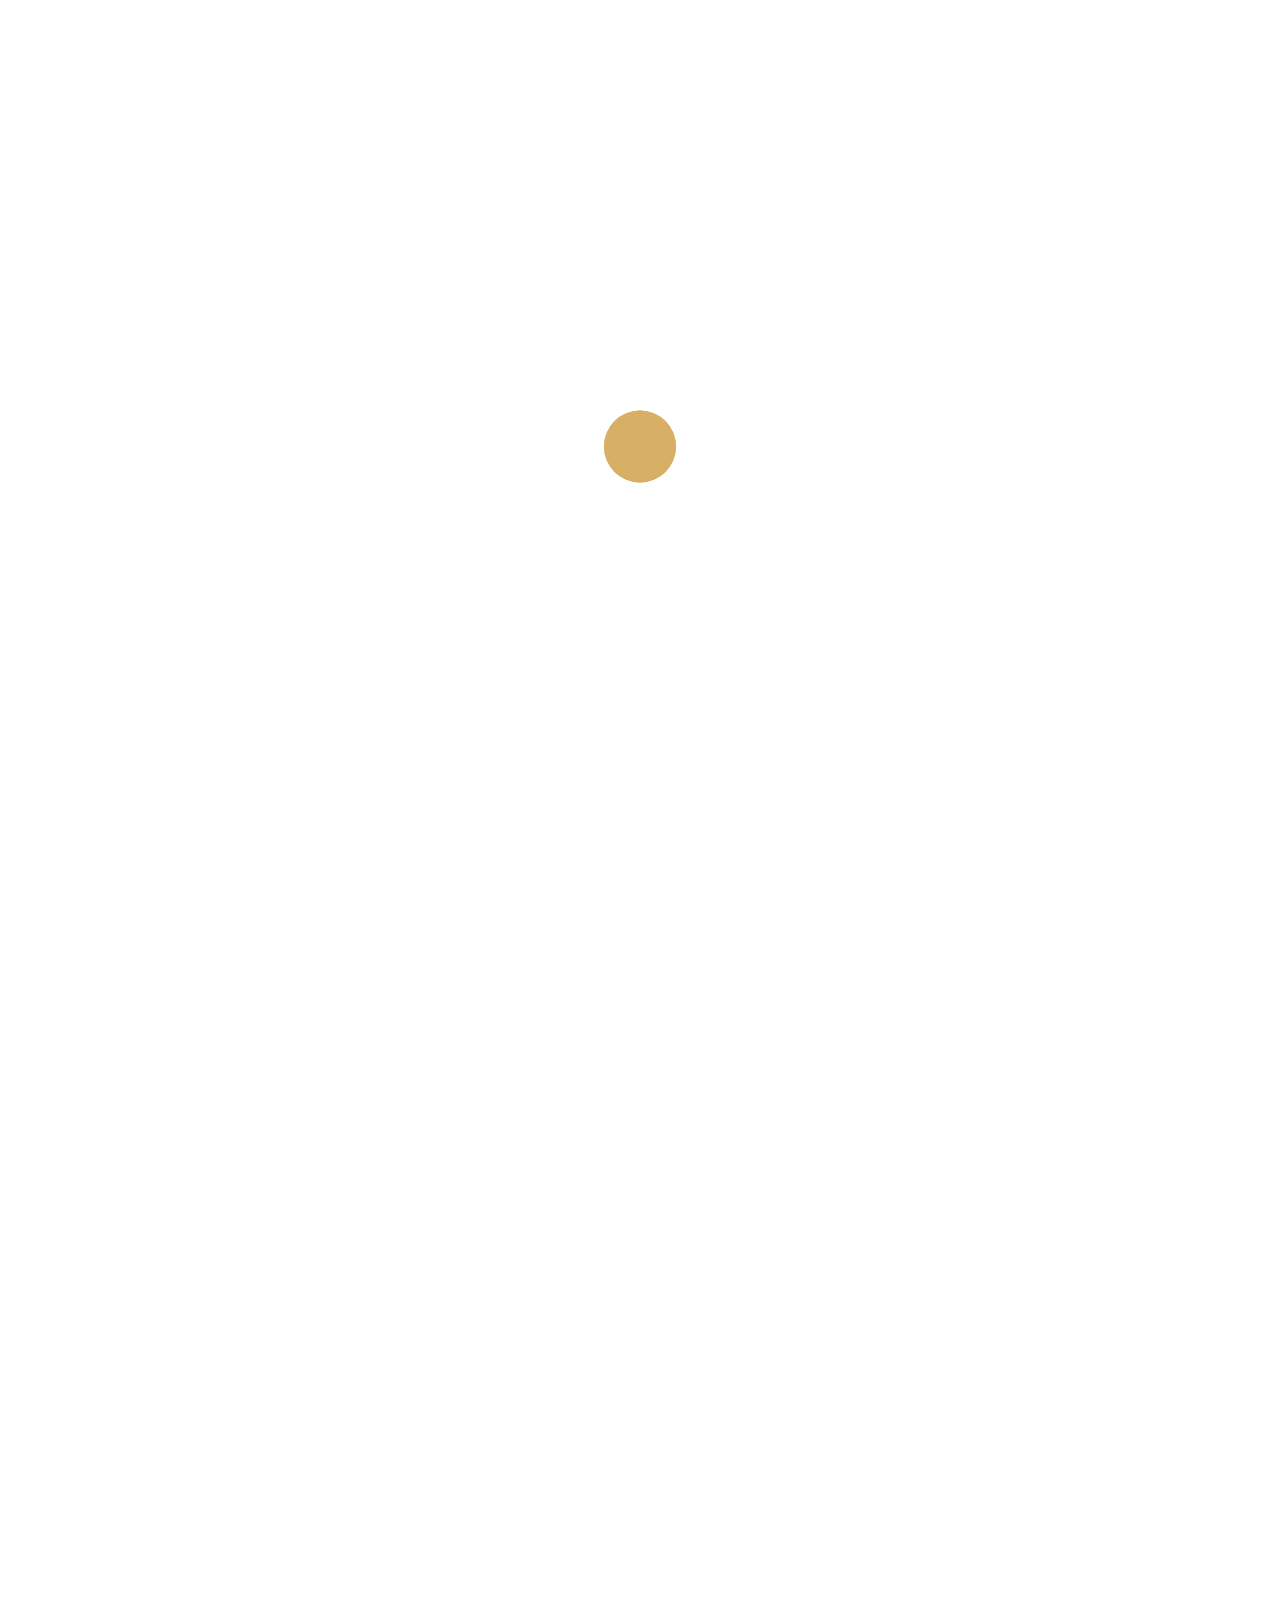
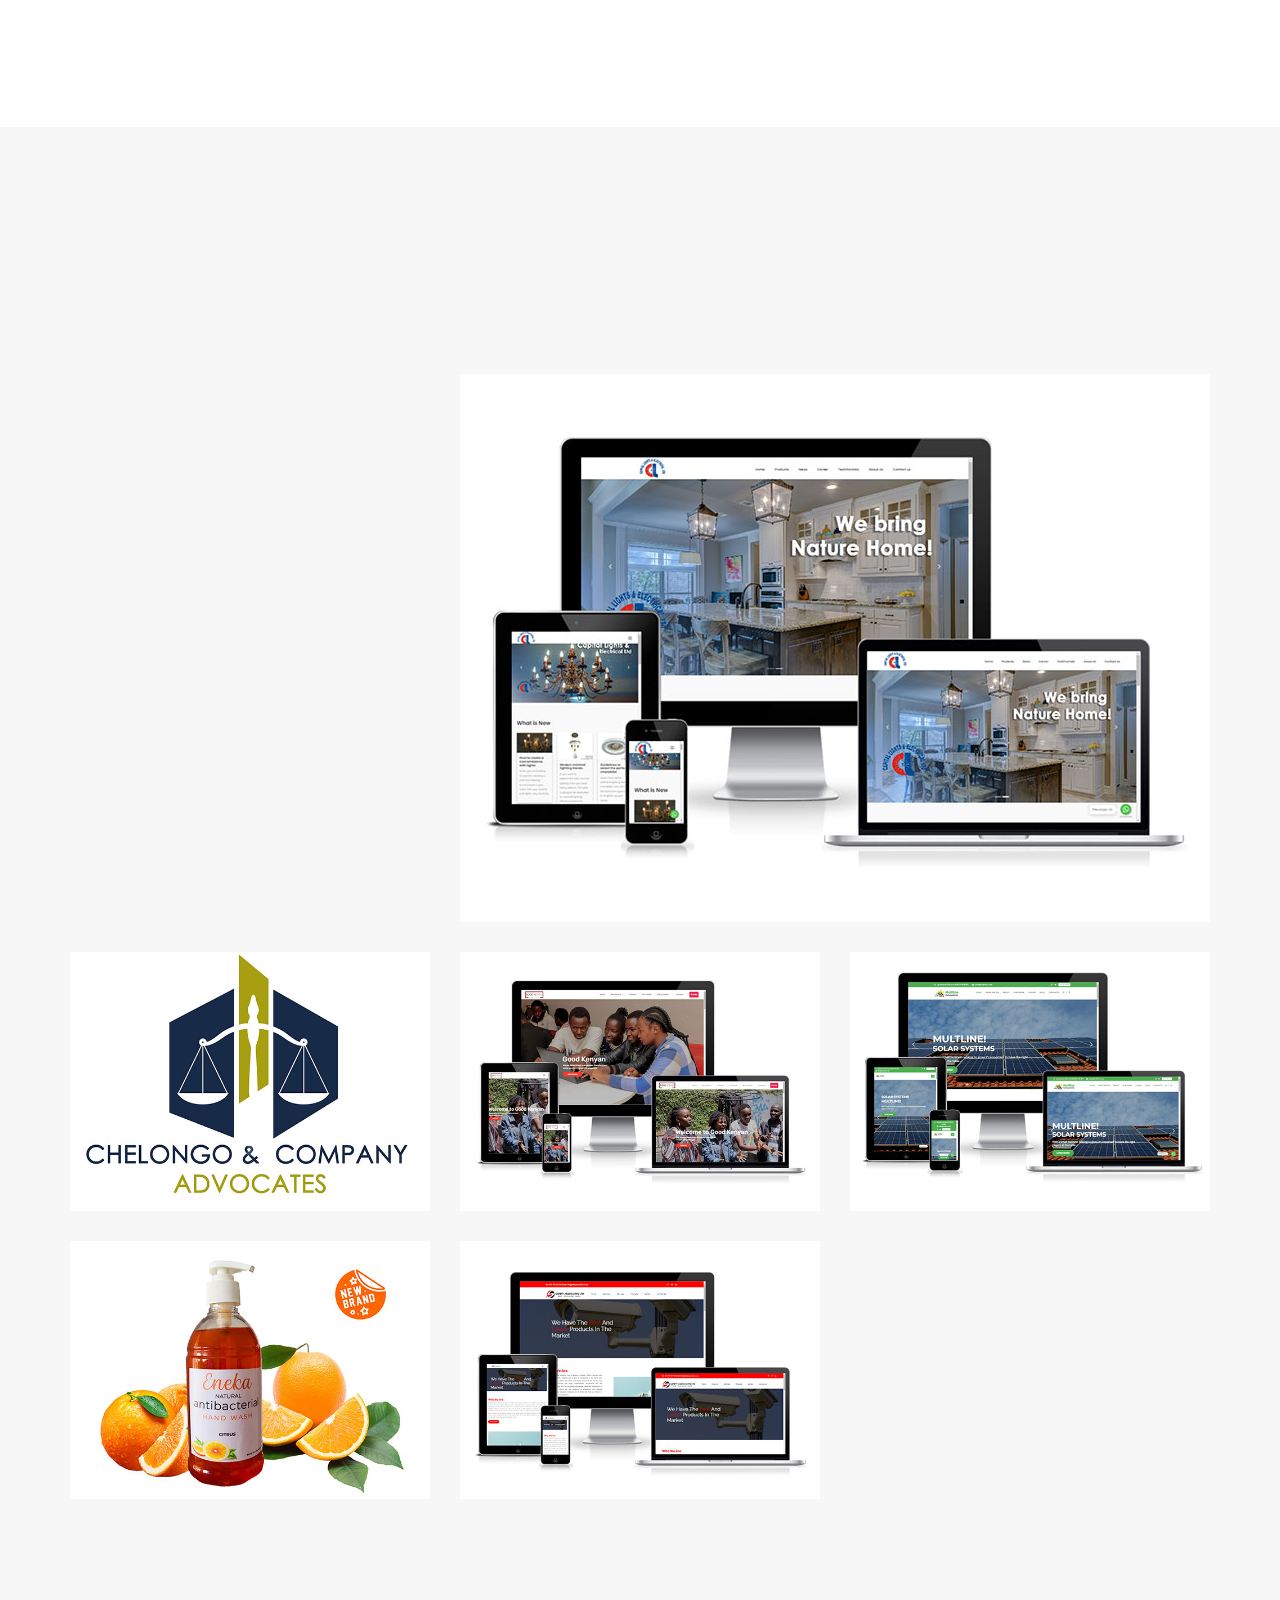
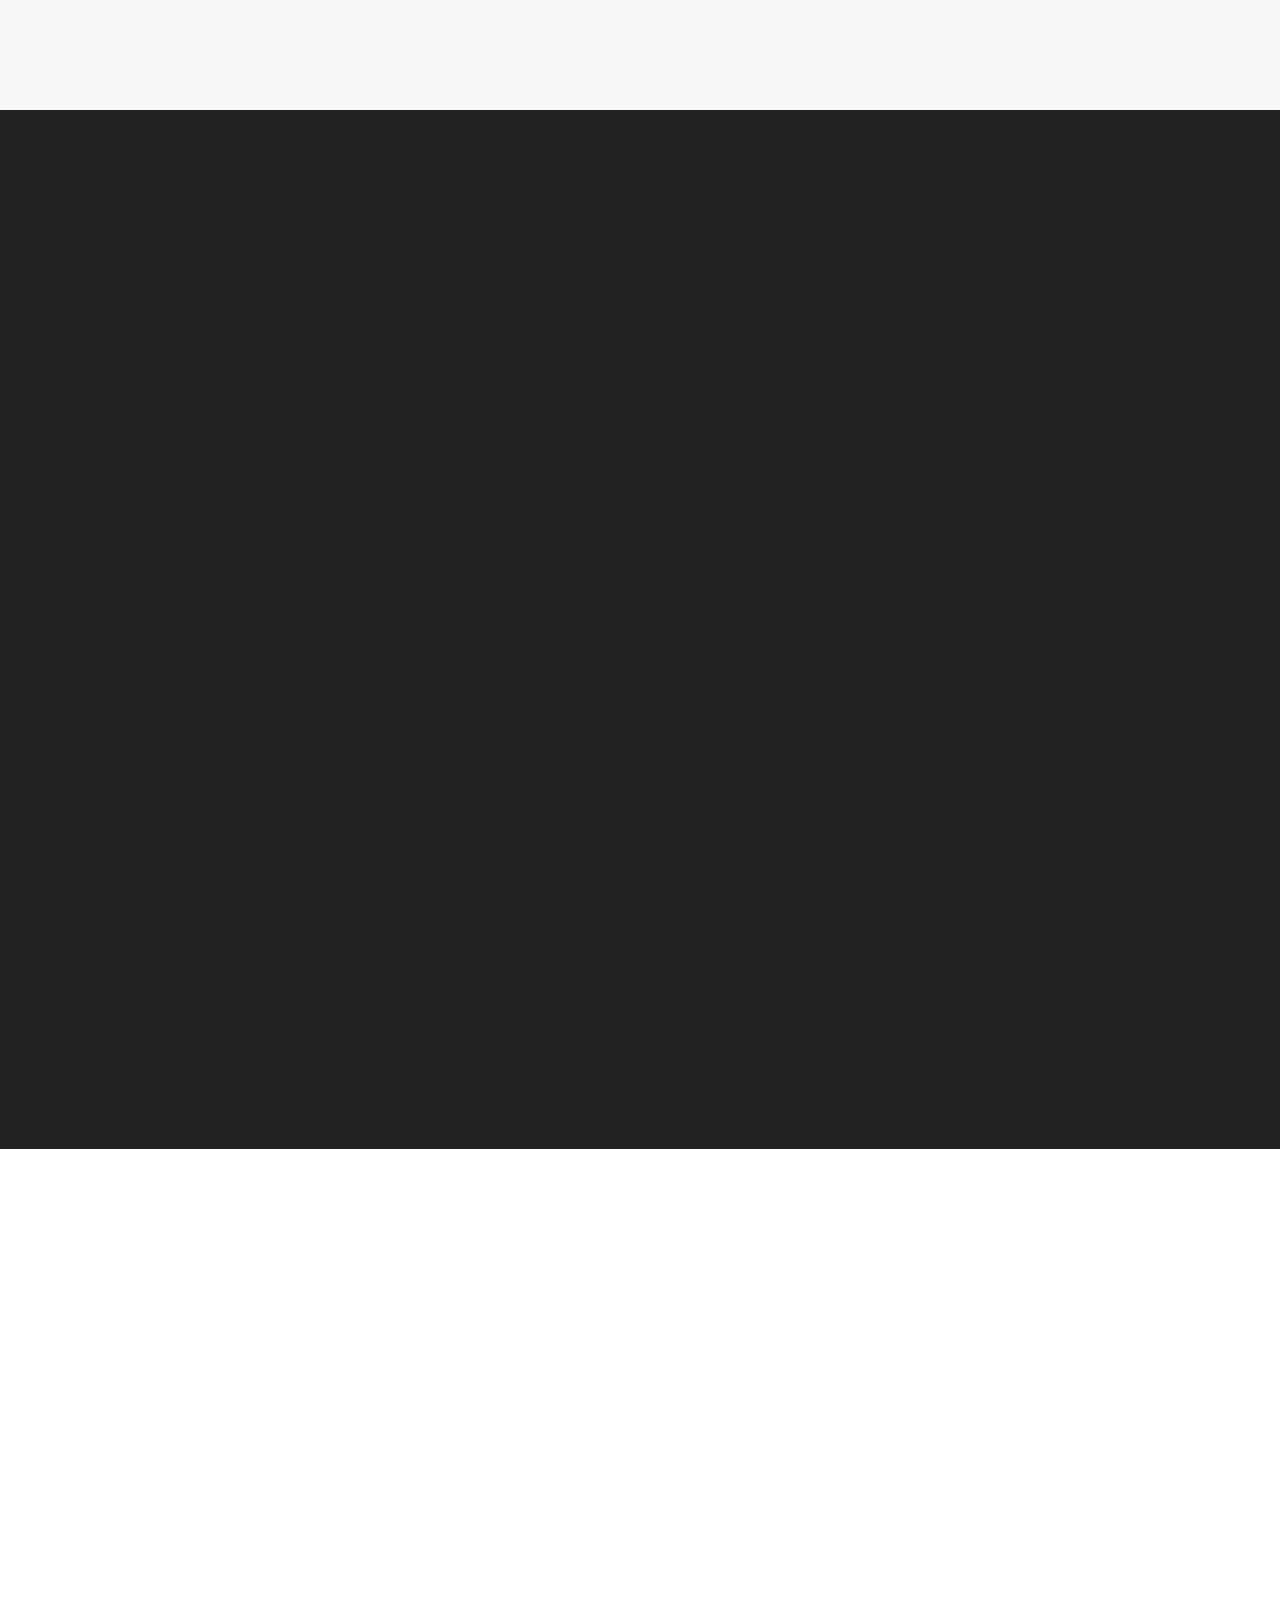
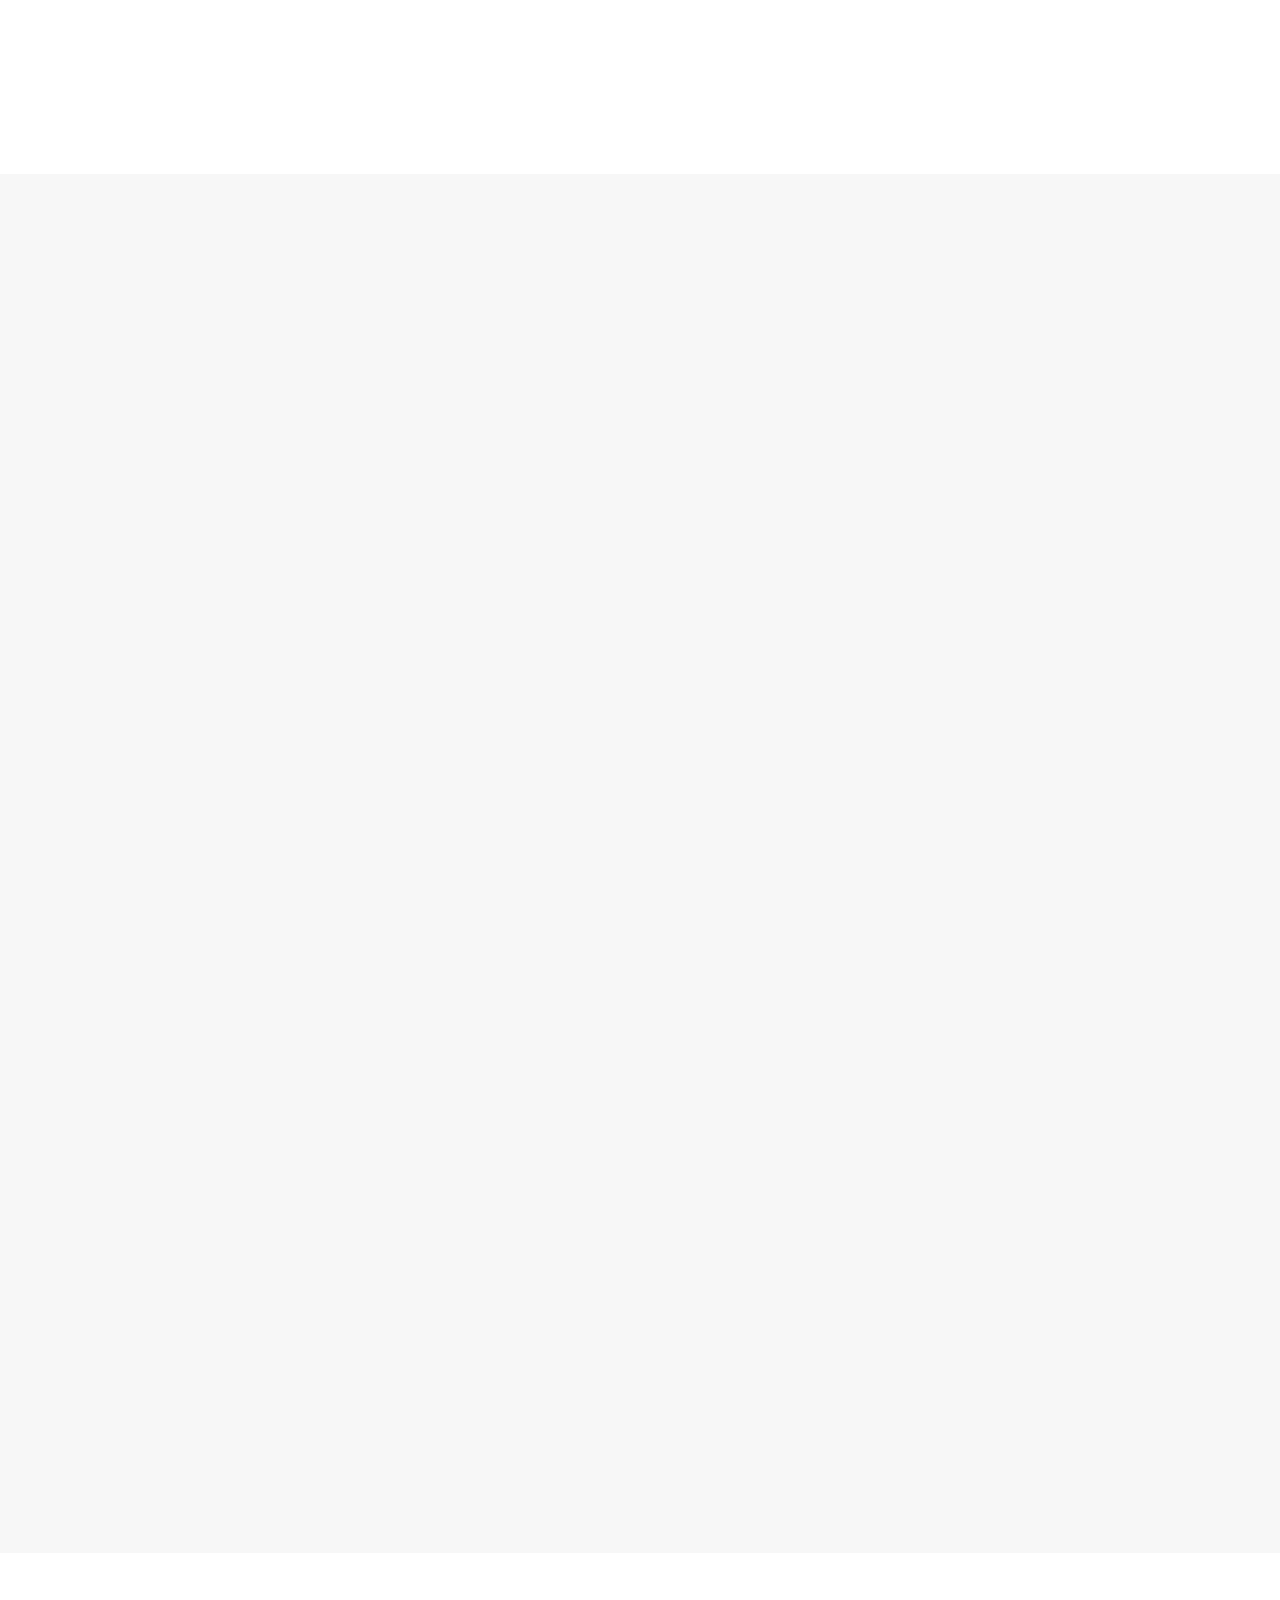
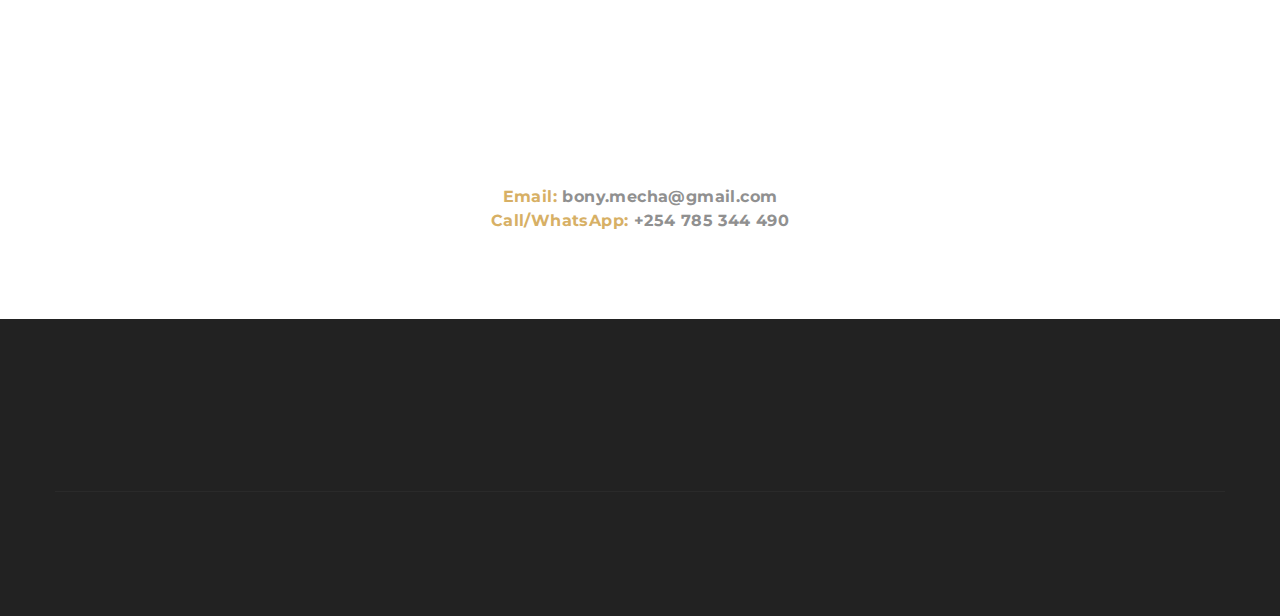
<file: index.html>
<!DOCTYPE html>
<html lang="zxx">
    <head>
        <meta charset="utf-8" />
        <meta http-equiv="X-UA-Compatible" content="IE=edge" />
        <meta name="viewport" content="width=device-width, initial-scale=1.0" />
        <meta name="keywords" content="Website Development, Website Design in Kenya, Website Design, Logo Design, Search Engine Optimizing(SEO), Responsive Website Design, E-commerce Websites, Website Design in Kenya" />
        <meta name="description" content="Bonface - Website development | website design | Graphic design Personal profile | Responsive Website Design E-commerce Websites | Website Design in Kenya" />
        <meta name="author" content="bonface" />
        <title>Bonface Mecha | Website development | Website Design | Graphic Design | Logo Design</title>
      
        <!-- Google Tag Manager -->
        <script>(function(w,d,s,l,i){w[l]=w[l]||[];w[l].push({'gtm.start':
            new Date().getTime(),event:'gtm.js'});var f=d.getElementsByTagName(s)[0],
            j=d.createElement(s),dl=l!='dataLayer'?'&l='+l:'';j.async=true;j.src=
            'https://www.googletagmanager.com/gtm.js?id='+i+dl;f.parentNode.insertBefore(j,f);
            })(window,document,'script','dataLayer','GTM-54D4X8W6');</script>
            <!-- End Google Tag Manager -->

        <!-- <favicon -->
        <link rel="icon" type="image/png" href="img/favicon-32x32.png" sizes="32x32" />
        <link rel="icon" type="image/png" href="img/favicon-16x16.png" sizes="16x16" />

          <!-- Open Graph metadata -->
        <meta property="og:title" content="Bonface Mecha">
        <meta property="og:description" content="Website Development, Website Design in Kenya, Website Design, Logo Design, Search Engine Optimizing(SEO), Responsive Website Design, E-commerce Websites, Website Design in Kenya">
        <meta property="og:image" content="img/works/bmecha-f.jpg">
        <meta property="og:url" content="https://bonfacemecha.com">
        <meta property="og:type" content="website">
        <meta property="og:site_name" content="Bonface Mecha">

        <!-- Bootstrap -->
        <link href="./css/bootstrap.min.css" rel="stylesheet" />
        <!-- Themify-icon -->
        <link href="./css/themify-icons.css" rel="stylesheet" />
        <!-- Owl.carousel -->
        <link href="./css/owl.carousel.min.css" rel="stylesheet" />
        <link href="./css/owl.theme.default.min.css" rel="stylesheet" />
        <!-- Animate -->
        <link href="./css/animate.css" rel="stylesheet" />
        <!-- General styles -->
        <link href="./css/style.css" rel="stylesheet" />
        <meta http-equiv="Content-Type" content="text/html; charset=utf-8" />

        <!-- Global site tag (gtag.js) - Google Analytics -->
        <script async src="https://www.googletagmanager.com/gtag/js?id=UA-128951556-1"></script>
        <script>
            window.dataLayer = window.dataLayer || [];
            function gtag() {
                dataLayer.push(arguments);
            }
            gtag("js", new Date());

            gtag("config", "UA-128951556-1");
        </script>
    </head>

    <body class="no-scroll antialiased" data-spy="scroll" data-target="#navbar-collapse-1" data-offset="98">
       <!-- Google Tag Manager (noscript) -->
<noscript><iframe src="https://www.googletagmanager.com/ns.html?id=GTM-54D4X8W6"
    height="0" width="0" style="display:none;visibility:hidden"></iframe></noscript>
    <!-- End Google Tag Manager (noscript) -->
        <!-- ======== PRELOADER ======== -->
        <div class="preloader">
            <div class="preloader-inner">
                <div class="preloader-icon">
                    <span></span>
                    <span></span>
                </div>
                <!-- /preloader-icon -->
            </div>
            <!-- /preloader-inner -->
        </div>
        <!-- /preloader -->
        <!-- ======== /PRELOADER ======== -->

        <!-- ======== HEADER AND NAVIGATION ======== -->
        <nav class="navbar navbar-default navbar-fixed-top">
            <div class="container">
                <!-- Brand and toggle get grouped for better mobile display -->
                <div class="navbar-header">
                    <button type="button" class="navbar-toggle collapsed" data-toggle="collapse" data-target="#navbar-collapse-1">
                        <span class="sr-only">Toggle navigation</span>
                        <span class="icon-bar"></span>
                        <span class="icon-bar"></span>
                        <span class="icon-bar"></span>
                    </button>
                    <!-- /navbar-toggle -->
                    <a class="navbar-brand" href="#">
                        <span class="primary-color font-bold">></span><span class="text-white">B</span><span class="primary-color font-bold">.</span><span class="text-white">Mecha</span><span class="primary-color font-bold">_</span>
                    </a>
                </div>
                <!-- /navbar-header -->
                <!-- Collect the nav links, forms, and other content for toggling -->
                <div class="collapse navbar-collapse" id="navbar-collapse-1">
                    <ul class="nav navbar-nav navbar-right">
                        <li><a href="#home">Home</a></li>
                        <li><a href="#about">About Me</a></li>
                        <li><a href="#portfolio">Portfolio</a></li>
                        <li><a href="#services">What I Do</a></li>
                        <li><a href="#blog">Blog</a></li>
                        <li><a href="#contact">My Contacts</a></li>
                    </ul>
                    <!-- /nav navbar-nav -->
                </div>
                <!-- /.navbar-collapse -->
            </div>
            <!-- /.container -->
        </nav>
        <!-- /.navbar -->
        <!-- ======== /HEADER AND NAVIGATION ======== -->

        <!-- ======== INTRO ======== -->
        <div id="home" class="intro">
            <div class="intro-msg">
                <h1>Hello, my name is Bonface and I'm a <span class="primary-color">Graphic </span> Designer & <span class="primary-color"> Full-Stack</span> Developer.</h1>
                <a href="#portfolio" class="btn btn-light">My Work</a>
            </div>
            <!-- /intro-msg -->
        </div>
        <!-- /intro -->
        <!-- ======== /INTRO ======== -->

        <!-- ======== ABOUT ME ======== -->
        <div id="about" class="about pd-t-b-96">
            <div class="container">
                <div class="row">
                    <div class="col-md-12 wow fadeIn" data-wow-duration="1.2s">
                        <div class="section-title text-center">
                            <h2>About Me</h2>
                        </div>
                        <!-- /section-title -->
                    </div>
                    <!-- /col-md-12 -->
                    <div class="col-md-4 col-sm-6 col-xs-12 about-img no-padding wow fadeIn" data-wow-duration="1.2s">
                        <img class="img-responsive" src="img/bonface-baby-boss-alt.jpg" alt="My picture" />
                    </div>
                    <!-- /col-md-4 -->
                    <div class="col-md-3 col-sm-6 col-xs-12 about-progress no-padding wow fadeIn" data-wow-duration="1.2s">
                        <div class="skills">
                            <div class="progress-lt">
                                <h4>Html5/CSS3</h4>
                                <h4>92%</h4>
                                <div class="progress">
                                    <div class="progress-bar" role="progressbar" aria-valuenow="92" aria-valuemin="0" aria-valuemax="100"></div>
                                    <!-- /progress-bar -->
                                </div>
                                <!-- /progress -->
                            </div>
                            <!-- /progress-lt -->
                            <div class="progress-lt">
                                <h4>JavaScript/jQuery/VueJS</h4>
                                <h4>88%</h4>
                                <div class="progress">
                                    <div class="progress-bar" role="progressbar" aria-valuenow="88" aria-valuemin="0" aria-valuemax="100"></div>
                                    <!-- /progress-bar -->
                                </div>
                                <!-- /progress -->
                            </div>
                            <!-- /progress-lt -->
                            <div class="progress-lt">
                                <h4>Php/Laravel</h4>
                                <h4>86%</h4>
                                <div class="progress">
                                    <div class="progress-bar" role="progressbar" aria-valuenow="86" aria-valuemin="0" aria-valuemax="100"></div>
                                    <!-- /progress-bar -->
                                </div>
                                <!-- /progress -->
                            </div>
                            <!-- /progress-lt -->
                            <div class="progress-lt">
                                <h4 style="border-bottom: 1px solid #d7b065;" class="">Others:</h4>
                                <h5>
                                    <small class="text-white">
                                        Adobe Creative Suites (Photoshop, Illustrator), Git and version control, SEO(Google Analytics), MySQL, Wordpress CMS, Node.js, Agile development methodologies, Cloud computing (AWS & Azure).
                                    </small>
                                </h5>
                            </div>
                            <!-- /progress -->
                        </div>
                        <!-- /skills -->
                    </div>
                    <!-- /col-md-3 -->
                    <div class="col-md-5 col-sm-12 col-xs-12 about-text wow fadeIn" data-wow-duration="1.2s">
                        <h3>Welcome to my website!</h3>
                        <p>
                            My name is Bonface, I specialize in creating visually appealing and user-friendly websites and graphics that help businesses and individuals effectively communicate their message and reach their target audience.
                            With a strong foundation in both front-end and back-end development, I am able to deliver fully functional and high-performing web solutions.
                        </p>
                        <p>
                            In addition to my technical skills, I am a highly creative and detail-oriented individual who is dedicated to delivering top-quality work to my clients.
                        </p>
                        <p>
                            I am excited to work with you and help bring your vision to life. Please feel free to explore my portfolio and contact me if you have any questions or would like to discuss a project.
                        </p>
                        <p>
                            Thank you for visiting!
                        </p>
                    </div>
                    <!-- /col-md-5 -->
                </div>
                <!-- /row -->
            </div>
            <!-- /container -->
        </div>
        <!-- /about -->
        <!-- ======== /ABOUT ME ======== -->

        <!-- ======== PORTFOLIO ======== -->
        <div id="portfolio" class="portfolio text-center pd-t-b-96">
            <div class="container">
                <div class="row">
                    <div class="col-md-12 wow fadeIn" data-wow-duration="1.2s">
                        <div class="section-title text-center">
                            <h2>Latest works</h2>
                        </div>
                        <!-- /section-title -->
                    </div>
                    <!-- /col-md-12 -->
                </div>
                <!-- /row -->
                <div class="row portfolio-work">
                    <div class="grid-sizer"></div>
                    <div class="portfolio-grid big web">
                        <div class="grid-item">
                            <img src="./img/works/bmecha-a.jpg" class="img-responsive" alt="Portfolio item" />
                            <div class="portfolio-overlay">
                                <div class="portfolio-overlay-text">
                                    <a href="javascript::void(0)">
                                        <h3>Capital Lights Ltd</h3>
                                    </a>
                                </div>
                                <!-- /portfolio-overlay-text -->
                            </div>
                            <!-- /portfolio-overlay -->
                        </div>
                        <!-- /grid-item -->
                    </div>
                    <!-- /portfolio-grid -->
                    <div class="portfolio-grid web branding">
                        <div class="grid-item">
                            <img src="./img/works/bmecha-c.jpg" class="img-responsive" alt="Portfolio item" />
                            <div class="portfolio-overlay">
                                <div class="portfolio-overlay-text">
                                    <a href="javascript::void(0)">
                                        <h3>Chelongo & Co. Advocates</h3>
                                    </a>
                                </div>
                                <!-- /portfolio-overlay-text -->
                            </div>
                            <!-- /portfolio-overlay -->
                        </div>
                        <!-- /grid-item -->
                    </div>
                    <!-- /portfolio-grid -->
                    <div class="portfolio-grid web photography">
                        <div class="grid-item">
                            <img src="./img/works/bmecha-e.jpg" class="img-responsive" alt="Portfolio item" />
                            <div class="portfolio-overlay">
                                <div class="portfolio-overlay-text">
                                    <a href="javascript::void(0)">
                                        <h3>GoodKenyan-NGO</h3>
                                    </a>
                                </div>
                                <!-- /portfolio-overlay-text -->
                            </div>
                            <!-- /portfolio-overlay -->
                        </div>
                        <!-- /grid-item -->
                    </div>
                    <!-- /portfolio-grid -->
                    <div class="portfolio-grid branding">
                        <div class="grid-item">
                            <img src="./img/works/bmecha-g.jpg" class="img-responsive" alt="Portfolio item" />
                            <div class="portfolio-overlay">
                                <div class="portfolio-overlay-text">
                                    <a href="javascript::void(0)">
                                        <h3>Muiltline Autosystems</h3>
                                    </a>
                                </div>
                                <!-- /portfolio-overlay-text -->
                            </div>
                            <!-- /portfolio-overlay -->
                        </div>
                        <!-- /grid-item -->
                    </div>
                    <!-- /portfolio-grid -->
                    <div class="portfolio-grid web photography">
                        <div class="grid-item">
                            <img src="./img/works/bmecha-fa.jpg" class="img-responsive" alt="Portfolio item" />
                            <div class="portfolio-overlay">
                                <div class="portfolio-overlay-text">
                                    <a href="javascript::void(0)">
                                        <h3>Eneka Handwash</h3>
                                    </a>
                                </div>
                                <!-- /portfolio-overlay-text -->
                            </div>
                            <!-- /portfolio-overlay -->
                        </div>
                        <!-- /grid-item -->
                    </div>
                    <!-- /portfolio-grid-->
                    <div class="portfolio-grid branding">
                        <div class="grid-item">
                            <img src="./img/works/bmecha-f.jpg" class="img-responsive" alt="Portfolio item" />
                            <div class="portfolio-overlay">
                                <div class="portfolio-overlay-text">
                                    <a href="javascript::void(0)">
                                        <h3>Safety Associates LTD</h3>
                                    </a>
                                </div>
                                <!-- /portfolio-overlay-text -->
                            </div>
                            <!-- /portfolio-overlay -->
                        </div>
                        <!-- /grid-item -->
                    </div>
                    <!-- /portfolio-grid -->
                </div>
                <!-- /row -->
                <div class="row">
                    <div class="col-md-12 col-sm-12 text-center see-all wow fadeIn" data-wow-duration="1.2s">
                        <a class="btn btn-dark" href="portfolio.html">
                            More works
                        </a>
                    </div>
                    <!-- /col-md-12 -->
                </div>
                <!-- /row -->
            </div>
            <!-- /container -->
        </div>
        <!-- /portfolio -->
        <!-- ======== /POTFOLIO ======== -->

        <!-- ======== SERVICES ======== -->
        <div id="services" class="services pd-t-b-96 text-center">
            <div class="container">
                <div class="row">
                    <div class="col-md-12 text-center">
                        <div class="section-title wow fadeIn" data-wow-duration="1.2s">
                            <h2>What I Do</h2>
                        </div>
                        <!-- /section-title -->
                    </div>
                    <!-- /col-md-12 -->
                    <div class="col-md-4 col-sm-6 wow fadeIn" data-wow-duration="1.2s" data-wow-delay="0.2s">
                        <div class="services-item">
                            <div class="services-icon">
                                <svg xmlns="http://www.w3.org/2000/svg" width="60" height="60" fill="currentColor" class="bi bi-pc-display primary-color" viewBox="0 0 16 16">
                                    <path
                                        d="M8 1a1 1 0 0 1 1-1h6a1 1 0 0 1 1 1v14a1 1 0 0 1-1 1H9a1 1 0 0 1-1-1V1Zm1 13.5a.5.5 0 1 0 1 0 .5.5 0 0 0-1 0Zm2 0a.5.5 0 1 0 1 0 .5.5 0 0 0-1 0ZM9.5 1a.5.5 0 0 0 0 1h5a.5.5 0 0 0 0-1h-5ZM9 3.5a.5.5 0 0 0 .5.5h5a.5.5 0 0 0 0-1h-5a.5.5 0 0 0-.5.5ZM1.5 2A1.5 1.5 0 0 0 0 3.5v7A1.5 1.5 0 0 0 1.5 12H6v2h-.5a.5.5 0 0 0 0 1H7v-4H1.5a.5.5 0 0 1-.5-.5v-7a.5.5 0 0 1 .5-.5H7V2H1.5Z"
                                    />
                                </svg>
                            </div>
                            <!-- /services-icon -->
                            <div class="services-info">
                                <h3>Custom Website Design And Development</h3>
                                <p>
                                    I will create visually stunning and functional websites that are tailored to your specific needs and goals. Whether you're a small business owner, artist, or blogger, I can craft a website that helps you
                                    stand out online and effectively reach your target audience.
                                </p>
                            </div>
                            <!-- /services-info -->
                        </div>
                        <!-- /services-item -->
                    </div>
                    <!-- /col-md-4 -->
                    <div class="col-md-4 col-sm-6 wow fadeIn" data-wow-duration="1.2s" data-wow-delay="0.4s">
                        <div class="services-item">
                            <div class="services-icon">
                                <svg xmlns="http://www.w3.org/2000/svg" width="60" height="60" fill="currentColor" class="bi bi-cart4 primary-color" viewBox="0 0 16 16">
                                    <path
                                        d="M0 2.5A.5.5 0 0 1 .5 2H2a.5.5 0 0 1 .485.379L2.89 4H14.5a.5.5 0 0 1 .485.621l-1.5 6A.5.5 0 0 1 13 11H4a.5.5 0 0 1-.485-.379L1.61 3H.5a.5.5 0 0 1-.5-.5zM3.14 5l.5 2H5V5H3.14zM6 5v2h2V5H6zm3 0v2h2V5H9zm3 0v2h1.36l.5-2H12zm1.11 3H12v2h.61l.5-2zM11 8H9v2h2V8zM8 8H6v2h2V8zM5 8H3.89l.5 2H5V8zm0 5a1 1 0 1 0 0 2 1 1 0 0 0 0-2zm-2 1a2 2 0 1 1 4 0 2 2 0 0 1-4 0zm9-1a1 1 0 1 0 0 2 1 1 0 0 0 0-2zm-2 1a2 2 0 1 1 4 0 2 2 0 0 1-4 0z"
                                    />
                                </svg>
                            </div>
                            <!-- /services-icon -->
                            <div class="services-info">
                                <h3>E-commerce Solutions</h3>
                                <p>
                                    If you're looking to sell products or services online, I can set up an e-commerce platform that makes it easy for you to manage your online store and process transactions. I'll work with you to choose the
                                    right platform, customize the design, and integrate it with your existing business systems.
                                </p>
                            </div>
                            <!-- /services-info -->
                        </div>
                        <!-- /services-item -->
                    </div>
                    <!-- /col-md-4 -->
                    <div class="col-md-4 col-sm-6 wow fadeIn" data-wow-duration="1.2s" data-wow-delay="0.6s">
                        <div class="services-item">
                            <div class="services-icon">
                                <svg xmlns="http://www.w3.org/2000/svg" width="60" height="60" fill="currentColor" class="bi bi-graph-up-arrow primary-color" viewBox="0 0 16 16">
                                    <path
                                        fill-rule="evenodd"
                                        d="M0 0h1v15h15v1H0V0Zm10 3.5a.5.5 0 0 1 .5-.5h4a.5.5 0 0 1 .5.5v4a.5.5 0 0 1-1 0V4.9l-3.613 4.417a.5.5 0 0 1-.74.037L7.06 6.767l-3.656 5.027a.5.5 0 0 1-.808-.588l4-5.5a.5.5 0 0 1 .758-.06l2.609 2.61L13.445 4H10.5a.5.5 0 0 1-.5-.5Z"
                                    />
                                </svg>
                            </div>
                            <!-- /services-icon -->
                            <div class="services-info">
                                <h3>Search Engine Optimization (SEO)</h3>
                                <p>
                                    I'll help you rank higher in Google search results by optimizing your website's content, structure, and technical elements for search engines. With a well-optimized website, you'll attract more organic
                                    traffic and be more likely to show up when people are searching for the products or services you offer.
                                </p>
                            </div>
                            <!-- /services-info -->
                        </div>
                        <!-- /services-item -->
                    </div>
                    <!-- /col-md-4 -->
                    <div class="col-md-12 services-spacing"></div>
                    <div class="col-md-4 col-sm-6 wow fadeIn" data-wow-duration="1.2s" data-wow-delay="0.8s">
                        <div class="services-item">
                            <div class="services-icon">
                                <svg xmlns="http://www.w3.org/2000/svg" width="60" height="60" fill="currentColor" class="primary-color bi bi-journal-bookmark-fill" viewBox="0 0 16 16">
                                    <path fill-rule="evenodd" d="M6 1h6v7a.5.5 0 0 1-.757.429L9 7.083 6.757 8.43A.5.5 0 0 1 6 8V1z" />
                                    <path d="M3 0h10a2 2 0 0 1 2 2v12a2 2 0 0 1-2 2H3a2 2 0 0 1-2-2v-1h1v1a1 1 0 0 0 1 1h10a1 1 0 0 0 1-1V2a1 1 0 0 0-1-1H3a1 1 0 0 0-1 1v1H1V2a2 2 0 0 1 2-2z" />
                                    <path
                                        d="M1 5v-.5a.5.5 0 0 1 1 0V5h.5a.5.5 0 0 1 0 1h-2a.5.5 0 0 1 0-1H1zm0 3v-.5a.5.5 0 0 1 1 0V8h.5a.5.5 0 0 1 0 1h-2a.5.5 0 0 1 0-1H1zm0 3v-.5a.5.5 0 0 1 1 0v.5h.5a.5.5 0 0 1 0 1h-2a.5.5 0 0 1 0-1H1z"
                                    />
                                </svg>
                            </div>
                            <!-- /services-icon -->
                            <div class="services-info">
                                <h3>Content Creation</h3>
                                <p>
                                    Whether you need blog posts, product descriptions, or website copy, I can help you create high-quality content that engages and converts your audience. I'll work with you to understand your business and
                                    target audience, and craft compelling copy that speaks to them.
                                </p>
                            </div>
                            <!-- /services-info -->
                        </div>
                        <!-- /services-item -->
                    </div>
                    <!-- /col-md-4 -->
                    <div class="col-md-4 col-sm-6 wow fadeIn" data-wow-duration="1.2s" data-wow-delay="1s">
                        <div class="services-item">
                            <div class="services-icon">
                                <svg xmlns="http://www.w3.org/2000/svg" width="60" height="60" fill="currentColor" class="primary-color bi bi-credit-card-2-back" viewBox="0 0 16 16">
                                    <path d="M11 5.5a.5.5 0 0 1 .5-.5h2a.5.5 0 0 1 .5.5v1a.5.5 0 0 1-.5.5h-2a.5.5 0 0 1-.5-.5v-1z" />
                                    <path d="M2 2a2 2 0 0 0-2 2v8a2 2 0 0 0 2 2h12a2 2 0 0 0 2-2V4a2 2 0 0 0-2-2H2zm13 2v5H1V4a1 1 0 0 1 1-1h12a1 1 0 0 1 1 1zm-1 9H2a1 1 0 0 1-1-1v-1h14v1a1 1 0 0 1-1 1z" />
                                </svg>
                            </div>
                            <!-- /services-icon -->
                            <div class="services-info">
                                <h3>Payment Gateway Integration</h3>
                                <p>
                                    This allows you to easily accept payments from your customers through various methods, including card payment and mobile payment platforms like Mpesa. With a payment gateway integrated into your website,
                                    you can provide a seamless and secure checkout experience for your customers, making it easy for them to purchase your products or services online.
                                </p>
                            </div>
                            <!-- /services-info -->
                        </div>
                        <!-- /services-item -->
                    </div>
                    <!-- /col-md-4 -->
                    <div class="col-md-4 col-sm-6 wow fadeIn" data-wow-duration="1.2s" data-wow-delay="1.2s">
                        <div class="services-item">
                            <div class="services-icon">
                                <svg xmlns="http://www.w3.org/2000/svg" width="60" height="60" fill="currentColor" class="primary-color bi bi-palette" viewBox="0 0 16 16">
                                    <path d="M8 5a1.5 1.5 0 1 0 0-3 1.5 1.5 0 0 0 0 3zm4 3a1.5 1.5 0 1 0 0-3 1.5 1.5 0 0 0 0 3zM5.5 7a1.5 1.5 0 1 1-3 0 1.5 1.5 0 0 1 3 0zm.5 6a1.5 1.5 0 1 0 0-3 1.5 1.5 0 0 0 0 3z" />
                                    <path
                                        d="M16 8c0 3.15-1.866 2.585-3.567 2.07C11.42 9.763 10.465 9.473 10 10c-.603.683-.475 1.819-.351 2.92C9.826 14.495 9.996 16 8 16a8 8 0 1 1 8-8zm-8 7c.611 0 .654-.171.655-.176.078-.146.124-.464.07-1.119-.014-.168-.037-.37-.061-.591-.052-.464-.112-1.005-.118-1.462-.01-.707.083-1.61.704-2.314.369-.417.845-.578 1.272-.618.404-.038.812.026 1.16.104.343.077.702.186 1.025.284l.028.008c.346.105.658.199.953.266.653.148.904.083.991.024C14.717 9.38 15 9.161 15 8a7 7 0 1 0-7 7z"
                                    />
                                </svg>
                            </div>
                            <!-- /services-icon -->
                            <div class="services-info">
                                <h3>Graphic Design</h3>
                                <p>
                                    In addition to website development, I also offer a range of graphic design services, including logo design, business card design, and social media graphics. With my help, you can create a cohesive and
                                    professional visual brand that reflects your business's personality and values.
                                </p>
                            </div>
                            <!-- /services-info -->
                        </div>
                        <!-- /services-item -->
                    </div>
                    <!-- /col-md-4 -->
                </div>
                <!-- /row -->
            </div>
        </div>
        <!-- ======== /SERVICES ======== -->

        <!-- ======== TESTIMONIALS ======== -->
        <div id="testimonials" class="testimonials text-center pd-t-b-120">
            <div class="container">
                <div class="row">
                    <div class="col-md-8 col-md-offset-2 wow fadeIn" data-wow-duration="1.2s">
                        <div class="owl-carousel owl-theme">
                            <div class="item">
                                <img src="./img/blank-profile-picture.png" class="img-responsive" alt="Testimonial picture" />
                                <p>
                                    Bonface is an incredibly talented and reliable web developer and graphic designer. He built a beautiful and professional website for my business, and the results have been amazing. Not only has our online
                                    presence improved, but we've also seen an increase in sales and customer engagement. I highly recommend Bonface for any web development or graphic design needs.
                                </p>
                                <h3>Magina Chris</h3>
                                <h4><span>AfricaEmirates Trade</span></h4>
                            </div>
                            <!-- /item -->
                            <div class="item">
                                <img src="./img/blank-profile-picture.png" class="img-responsive" alt="Testimonial picture" />
                                <p>
                                    Working with Bonface was an absolute pleasure. He took the time to understand our vision and created a website that perfectly captured the essence of our company. His attention to detail and dedication to
                                    delivering top-quality work is unparalleled. I'm confident that our website will continue to drive success for our business thanks to Bonface's excellent work.
                                </p>
                                <h3>Peter Ngugi</h3>
                                <h4><span>Wema Travel Agency</span></h4>
                            </div>
                            <!-- /item -->
                            <div class="item">
                                <img src="./img/blank-profile-picture.png" class="img-responsive" alt="Testimonial picture" />
                                <p>
                                    I had the pleasure of working with Bonface on a major rebranding project for my business. He brought fresh ideas and a strong creative vision to the table, and the end result was exactly what we were
                                    looking for. Bonface is a true professional, and I can't recommend him enough for any web development or graphic design project.
                                </p>
                                <h3>Aisha Mwanzia</h3>
                                <h4><span>Fashion Magazine</span></h4>
                            </div>
                            <!-- /item -->
                        </div>
                        <!-- /owlcarousel -->
                    </div>
                    <!-- /col-md-8 -->
                </div>
                <!-- /row -->
            </div>
            <!-- /container -->
        </div>
        <!-- /testimonials -->
        <!-- ======== /TESTIMONIALS ======== -->

        <!-- ======== BLOG ======== -->
        <div id="blog" class="blog pd-t-b-96">
            <div class="container">
                <div class="row">
                    <div class="col-md-12 text-center">
                        <div class="section-title wow fadeIn" data-wow-duration="1.2s">
                            <h2>Latest News</h2>
                        </div>
                        <!-- /section-title -->
                    </div>
                    <!-- /col-md-12 -->
                </div>
                <!-- /row -->

                <div class="row row-eq-height">
                    <!-- /col-md-4 -->
                    <div class="col-md-4 col-sm-4 col-xs-12 blog-spacing wow fadeIn" data-wow-duration="1.2s" data-wow-delay="0.4s">
                        <div class="blog-item">
                            <a target="_blank" href="https://www.linkedin.com/pulse/human-social-bias-ai-bonface-mecha">
                                <img
                                    class="img-responsive"
                                    src="/img/blog/blog4.jpg"
                                    alt="Blog picture"
                                />
                            </a>
                            <div class="blog-content">
                                <div class="post-meta">By <a href="index.html">Bonface Mecha</a><span>05.03.2023</span></div>
                                <!-- /post-meta -->
                                <div class="post-title">
                                    <a target="_blank" href="https://www.linkedin.com/pulse/human-social-bias-ai-bonface-mecha">
                                        <h3>Human and social bias in AI</h3>
                                    </a>
                                </div>
                                <!-- /post-title -->
                                <div class="post-content">
                                    <p>
                                        These biases have the potential to lead to unfair outcomes and harm to certain groups of people, as AI systems are increasingly being used to make decisions in various domains of society, including
                                        healthcare, criminal justice, and employment..
                                    </p>
                                </div>
                                <!-- /post-content -->
                            </div>
                            <!-- /blog-content -->
                        </div>
                        <!-- /blog-item -->
                    </div>
                    <div class="col-md-4 col-sm-4 col-xs-12 blog-spacing wow fadeIn" data-wow-duration="1.2s">
                        <div class="blog-item">
                            <a href="ways-to-use-your-website-to-drive-traffic-and-generate-leads.html">
                                <img class="img-responsive" src="./img/blog/analytics.jpg" alt="Blog picture" />
                            </a>
                            <div class="blog-content">
                                <div class="post-meta">By <a href="index.html">Bonface Mecha</a><span>01.01.2023</span></div>
                                <!-- /post-meta -->
                                <div class="post-title">
                                    <a href="ways-to-use-your-website-to-drive-traffic-and-generate-leads.html">
                                        <h3>Ways to use your website to drive traffic and generate leads</h3>
                                    </a>
                                </div>
                                <!-- /post-title -->
                                <div class="post-content">
                                    <p>Having a well-designed and effective website is an important part of any marketing strategy, as it can be a powerful tool for driving traffic and generating leads.</p>
                                </div>
                                <!-- /post-content -->
                            </div>
                            <!-- /blog-content -->
                        </div>
                        <!-- /blog-item -->
                    </div>
                    <!-- /col-md-4 -->
                    <div class="col-md-4 col-sm-4 col-xs-12 blog-spacing wow fadeIn" data-wow-duration="1.2s" data-wow-delay="0.4s">
                        <div class="blog-item">
                            <a target="_blank" href="https://www.linkedin.com/pulse/trends-web-applications-bonface-mecha">
                                <img class="img-responsive" src="./img/blog/server.jpg" alt="Blog picture" />
                            </a>
                            <div class="blog-content">
                                <div class="post-meta">By <a href="index.html">Bonface Mecha</a><span>13.12.2022</span></div>
                                <!-- /post-meta -->
                                <div class="post-title">
                                    <a target="_blank" href="https://www.linkedin.com/pulse/trends-web-applications-bonface-mecha">
                                        <h3>Trends in Web Applications</h3>
                                    </a>
                                </div>
                                <!-- /post-title -->
                                <div class="post-content">
                                    <p>Web applications have evolved significantly over the past few years. One trend that has emerged is the use of "serverless".</p>
                                </div>
                                <!-- /post-content -->
                            </div>
                            <!-- /blog-content -->
                        </div>
                        <!-- /blog-item -->
                    </div>
                    <!-- /col-md-4 -->
                    <!-- /col-md-4 -->
                    <div class="col-md-4 col-sm-4 col-xs-12 blog-spacing wow fadeIn" data-wow-duration="1.2s" data-wow-delay="0.2s">
                        <div class="blog-item">
                            <a href="future-directions-for-chatGPT-development.html">
                                <img class="img-responsive" src="./img/blog/robot.png" alt="Blog picture" />
                            </a>
                            <div class="blog-content">
                                <div class="post-meta">By <a href="index.html">Bonface Mecha</a><span>01.01.2023</span></div>
                                <!-- /post-meta -->
                                <div class="post-title">
                                    <a href="future-directions-for-chatGPT-development.html">
                                        <h3>Future directions for chatGPT development</h3>
                                    </a>
                                </div>
                                <!-- /post-title -->
                                <div class="post-content">
                                    <p>As a large language model, chatGPT has already shown a lot of potential for a wide range of applications.</p>
                                </div>
                                <!-- /post-content -->
                            </div>
                            <!-- /blog-content -->
                        </div>
                        <!-- /blog-item -->
                    </div>
                </div>
            </div>
            <!-- /container -->
        </div>
        <!-- /blog -->
        <!-- ======== /BLOG ======== -->

        <!-- ======== CONTACT ======== -->
        <div id="contact" class="contact pd-t-b-96">
            <div class="container text-center">
                <div class="row">
                    <div class="col-md-12">
                        <div class="section-title wow fadeIn" data-wow-duration="1.2s">
                            <h2>Get in touch</h2>
                        </div>
                        <!-- /section-title -->
                    </div>
                    <!-- /col-md-12 -->
                    <div class="col-md-8 col-md-offset-2">
                        <p class="font-bold">
                            <span class="primary-color">Email:</span> bony.mecha@gmail.com <br />
                            <span class="primary-color">Call/WhatsApp:</span> +254 785 344 490
                        </p>
                    </div>
                    <!-- /col-md-8 -->
                </div>
                <!-- /row -->
            </div>
            <!-- /container -->
        </div>
        <!-- /contact -->
        <!-- ======== /CONTACT ======== -->

        <!-- ======== GO UP BUTTON ======== -->
        <a title="Scroll Up" href="#home" class="button-up">
            <svg xmlns="http://www.w3.org/2000/svg" width="30" height="30" fill="currentColor" class="primary-color bi-arrow-up-circle" viewBox="0 0 16 16">
                <path
                    fill-rule="evenodd"
                    d="M1 8a7 7 0 1 0 14 0A7 7 0 0 0 1 8zm15 0A8 8 0 1 1 0 8a8 8 0 0 1 16 0zm-7.5 3.5a.5.5 0 0 1-1 0V5.707L5.354 7.854a.5.5 0 1 1-.708-.708l3-3a.5.5 0 0 1 .708 0l3 3a.5.5 0 0 1-.708.708L8.5 5.707V11.5z"
                />
            </svg>
        </a>
        <!-- /button-up -->
        <!-- ======== /GO UP BUTTON ======== -->

        <!-- ======== /FOOTER ======== -->
        <footer class="pd-t-b-96 text-center">
            <div class="container">
                <div class="row">
                    <div class="col-md-4 footer-contact wow fadeIn" data-wow-duration="1.2s">
                        <p>
                            <svg xmlns="http://www.w3.org/2000/svg" width="16" height="16" fill="currentColor" class="bi bi-geo-alt-fill primary-color" viewBox="0 0 16 16">
                                <path d="M8 16s6-5.686 6-10A6 6 0 0 0 2 6c0 4.314 6 10 6 10zm0-7a3 3 0 1 1 0-6 3 3 0 0 1 0 6z" />
                            </svg>
                            Nairobi, Kenya
                        </p>
                    </div>
                    <!-- /col-md-4 -->
                    <div class="col-md-4 footer-contact wow fadeIn" data-wow-duration="1.2s" data-wow-delay="0.2s">
                        <p>
                            <svg xmlns="http://www.w3.org/2000/svg" width="16" height="16" fill="currentColor" class="bi bi-envelope-at-fill primary-color" viewBox="0 0 16 16">
                                <path
                                    d="M2 2A2 2 0 0 0 .05 3.555L8 8.414l7.95-4.859A2 2 0 0 0 14 2H2Zm-2 9.8V4.698l5.803 3.546L0 11.801Zm6.761-2.97-6.57 4.026A2 2 0 0 0 2 14h6.256A4.493 4.493 0 0 1 8 12.5a4.49 4.49 0 0 1 1.606-3.446l-.367-.225L8 9.586l-1.239-.757ZM16 9.671V4.697l-5.803 3.546.338.208A4.482 4.482 0 0 1 12.5 8c1.414 0 2.675.652 3.5 1.671Z"
                                />
                                <path
                                    d="M15.834 12.244c0 1.168-.577 2.025-1.587 2.025-.503 0-1.002-.228-1.12-.648h-.043c-.118.416-.543.643-1.015.643-.77 0-1.259-.542-1.259-1.434v-.529c0-.844.481-1.4 1.26-1.4.585 0 .87.333.953.63h.03v-.568h.905v2.19c0 .272.18.42.411.42.315 0 .639-.415.639-1.39v-.118c0-1.277-.95-2.326-2.484-2.326h-.04c-1.582 0-2.64 1.067-2.64 2.724v.157c0 1.867 1.237 2.654 2.57 2.654h.045c.507 0 .935-.07 1.18-.18v.731c-.219.1-.643.175-1.237.175h-.044C10.438 16 9 14.82 9 12.646v-.214C9 10.36 10.421 9 12.485 9h.035c2.12 0 3.314 1.43 3.314 3.034v.21Zm-4.04.21v.227c0 .586.227.8.581.8.31 0 .564-.17.564-.743v-.367c0-.516-.275-.708-.572-.708-.346 0-.573.245-.573.791Z"
                                />
                            </svg>
                            bony.mecha@gmail.com
                        </p>
                    </div>
                    <!-- /col-md-4 -->
                    <div class="col-md-4 footer-contact wow fadeIn" data-wow-duration="1.2s" data-wow-delay="0.4s">
                        <p>
                            <svg xmlns="http://www.w3.org/2000/svg" width="16" height="16" fill="currentColor" class="bi bi-phone-fill primary-color" viewBox="0 0 16 16">
                                <path d="M3 2a2 2 0 0 1 2-2h6a2 2 0 0 1 2 2v12a2 2 0 0 1-2 2H5a2 2 0 0 1-2-2V2zm6 11a1 1 0 1 0-2 0 1 1 0 0 0 2 0z" />
                            </svg>
                            +254 785 344 490
                        </p>
                    </div>
                    <!-- /col-md-4 -->
                    <div class="footer-line"></div>
                    <div class="col-md-12 wow fadeIn" data-wow-duration="1.2s" data-wow-delay="0.8s">
                        <p>
                            &copy;
                            <script>
                                document.write(new Date().getFullYear());
                            </script>
                            . Designed and maintained with
                            <svg xmlns="http://www.w3.org/2000/svg" width="12" height="12" fill="currentColor" class="bi bi-heart-fill primary-color" viewBox="0 0 16 16">
                                <path fill-rule="evenodd" d="M8 1.314C12.438-3.248 23.534 4.735 8 15-7.534 4.736 3.562-3.248 8 1.314z" />
                            </svg>
                            by Bonface Mecha.
                        </p>
                    </div>
                    <!-- /col-md-12-->
                </div>
                <!-- /row -->
            </div>
            <!-- /container -->
        </footer>
        <!-- /pd-96 -->
        <!-- ======== /FOOTER ======== -->
        <!-- jQuery (necessary for Bootstrap's JavaScript plugins) -->
        <script src="./js/jquery-3.2.1.min.js"></script>
        <script src="./js/bootstrap.min.js"></script>
        <!-- owl-carousel plugin -->
        <script src="./js/owl.carousel.min.js"></script>
        <!-- wow animation plugin -->
        <script src="./js/wow.min.js"></script>
        <!-- validation plugin -->
        <script src="./js/validator.min.js"></script>
        <!-- contact form.js -->
        <script src="./js/contact.js"></script>
        <!-- isotope plugin -->
        <script src="./js/isotope.pkgd.min.js"></script>
        <!-- main script, settings for all scripts -->
        <script src="./js/scripts.js"></script>
    </body>
</html>
</file>
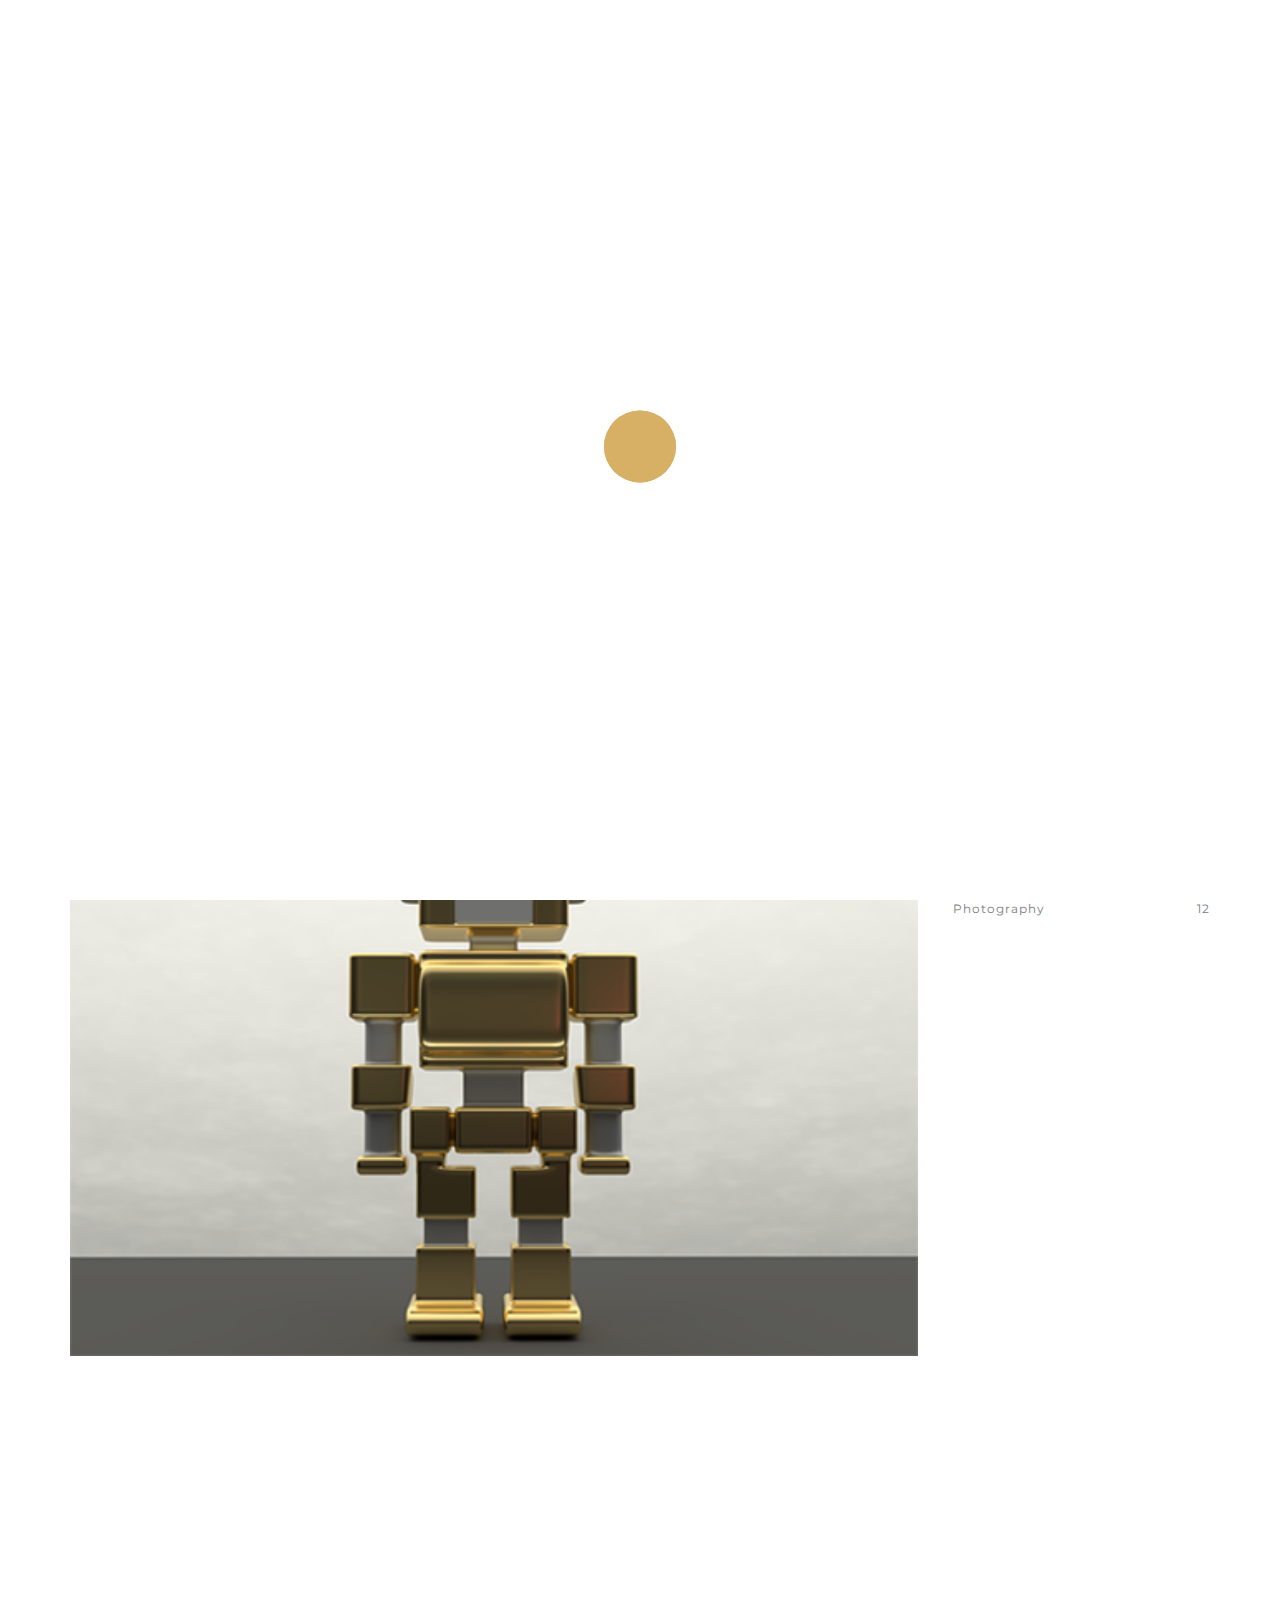
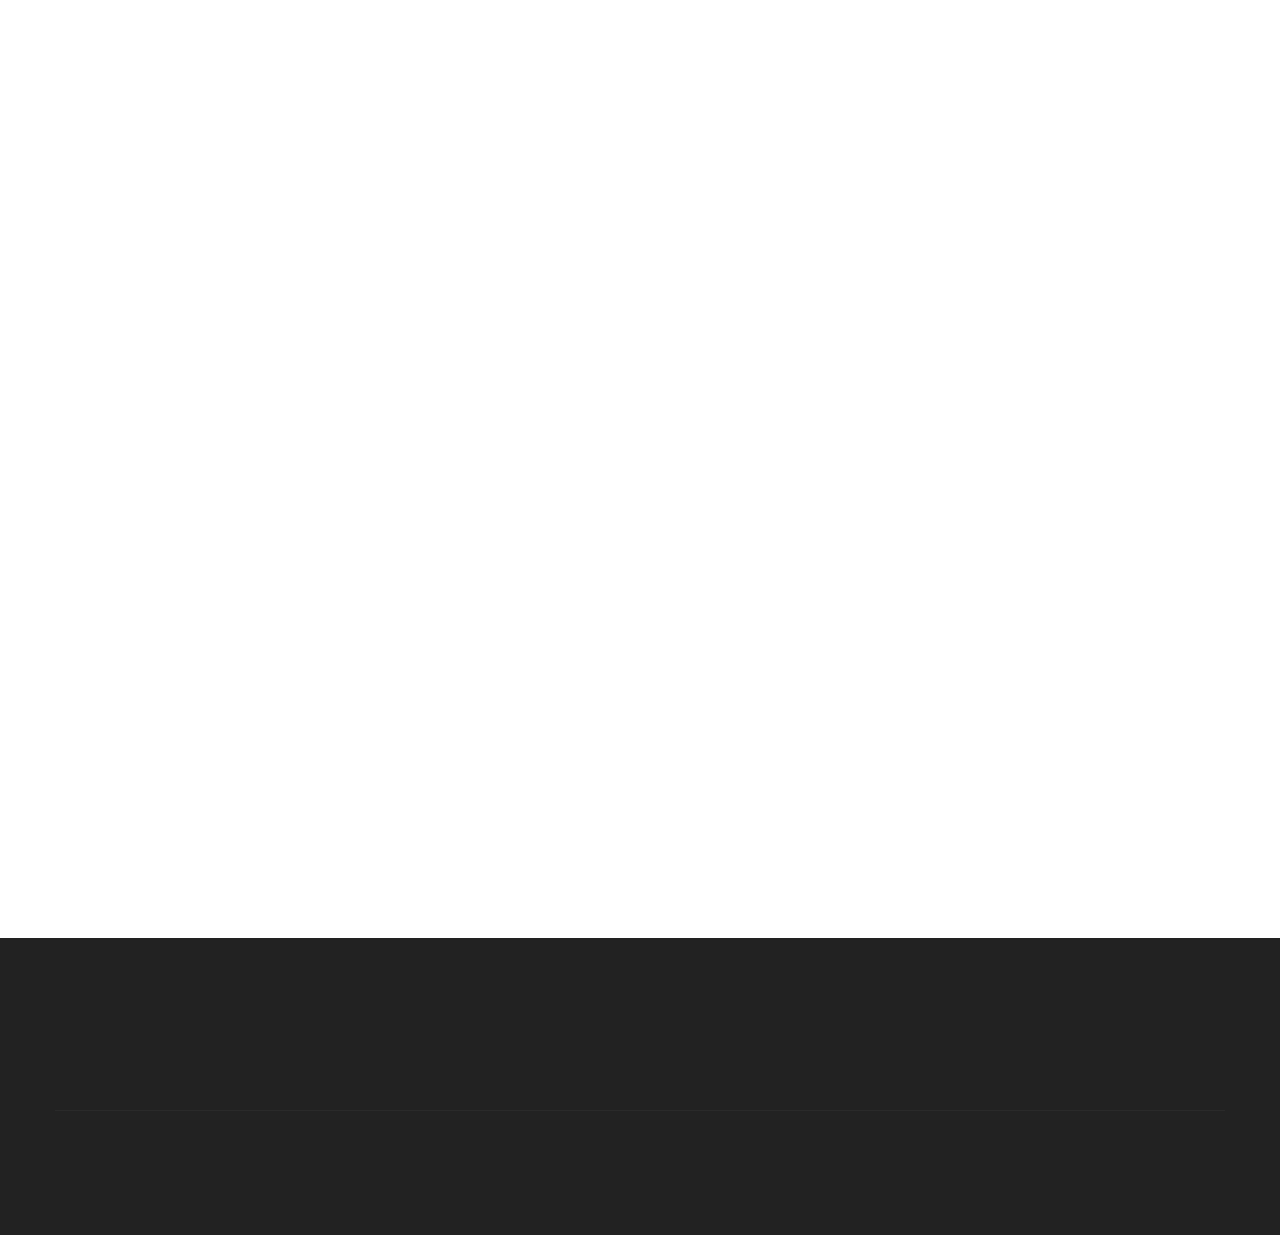
<file: future-directions-for-chatGPT-development.html>
<!DOCTYPE html>
<html lang="zxx">
<head>
    <meta charset="utf-8" />
    <meta http-equiv="X-UA-Compatible" content="IE=edge" />
    <meta name="viewport" content="width=device-width, initial-scale=1.0" />
    <meta name="keywords"
        content="Website Development, Website Design, Logo Design, Search Engine Optimizing(SEO), Responsive Website Design, E-commerce Websites, Website Design in Kenya" />
    <meta name="description"
        content="Bonface - Website development | website design | Graphic design Personal profile | Responsive Website Design E-commerce Websites | Website Design in Kenya" />
    <meta name="author" content="bonface" />
    <title>Bonface Mecha | Website development | Website Design | Graphic Design | Logo Design</title>

    <!-- Google Tag Manager -->
    <script>(function(w,d,s,l,i){w[l]=w[l]||[];w[l].push({'gtm.start':
        new Date().getTime(),event:'gtm.js'});var f=d.getElementsByTagName(s)[0],
        j=d.createElement(s),dl=l!='dataLayer'?'&l='+l:'';j.async=true;j.src=
        'https://www.googletagmanager.com/gtm.js?id='+i+dl;f.parentNode.insertBefore(j,f);
        })(window,document,'script','dataLayer','GTM-54D4X8W6');</script>
        <!-- End Google Tag Manager -->

    <!-- <favicon -->
    <link rel="icon" type="image/png" href="img/favicon-32x32.png" sizes="32x32" />
    <link rel="icon" type="image/png" href="img/favicon-16x16.png" sizes="16x16" />

    <!-- Bootstrap -->
    <link href="./css/bootstrap.min.css" rel="stylesheet" />
    <!-- Themify-icon -->
    <link href="./css/themify-icons.css" rel="stylesheet" />
    <!-- Owl.carousel -->
    <link href="./css/owl.carousel.min.css" rel="stylesheet" />
    <link href="./css/owl.theme.default.min.css" rel="stylesheet" />
    <!-- Animate -->
    <link href="./css/animate.css" rel="stylesheet" />
    <!-- General styles -->
    <link href="./css/style.css" rel="stylesheet" />
    <meta http-equiv="Content-Type" content="text/html; charset=utf-8" />

    <!-- Global site tag (gtag.js) - Google Analytics -->
    <script async src="https://www.googletagmanager.com/gtag/js?id=UA-128951556-1"></script>
    <script>
        window.dataLayer = window.dataLayer || [];
        function gtag() { dataLayer.push(arguments); }
        gtag('js', new Date());

        gtag('config', 'UA-128951556-1');
    </script>
</head>
<body class="no-scroll antialiased" data-spy="scroll" data-target="#navbar-collapse-1" data-offset="98">
   <!-- Google Tag Manager (noscript) -->
<noscript><iframe src="https://www.googletagmanager.com/ns.html?id=GTM-54D4X8W6"
    height="0" width="0" style="display:none;visibility:hidden"></iframe></noscript>
    <!-- End Google Tag Manager (noscript) -->
    <!-- ======== PRELOADER ======== -->
    <div class="preloader">
        <div class="preloader-inner">
            <div class="preloader-icon">
                <span></span>
                <span></span>
            </div>
            <!-- /preloader-icon -->
        </div>
        <!-- /preloader-inner -->
    </div>
    <!-- /preloader -->
    <!-- ======== /PRELOADER ======== -->

    <!-- ======== HEADER AND NAVIGATION ======== -->
    <nav class="navbar navbar-default navbar-fixed-top">
        <div class="container">
            <!-- Brand and toggle get grouped for better mobile display -->
            <div class="navbar-header">
                <a class="navbar-brand" href="index.html">
                    <span class="primary-color font-bold">></span><span class="text-white">B</span><span
                        class="primary-color font-bold">.</span><span class="text-white">Mecha</span><span
                        class="primary-color font-bold">_</span>
                </a>
            </div><!-- /navbar-header -->
            <!-- Collect the nav links, forms, and other content for toggling -->
            <div class="close-btn">
                <ul class="nav navbar-nav navbar-right">
                    <li>
                        <a href="index.html">
                            Back
                        </a>
                    </li>
                </ul><!-- /nav navbar-nav -->
            </div><!-- /close-btn -->
        </div><!-- /container -->
    </nav><!-- /.navbar -->
    <!-- ======== /HEADER AND NAVIGATION ======== -->

    <!-- ======== INTRO ======== -->
    <div id="home" class="intro intro-blog-post">
        <div class="intro-msg">
            <h2>Future directions for chatGPT development</h2>
            <div class="post-meta">
                By<a href="#">Bonface Mecha</a><span>01.01.2023</span>
            </div><!-- /post-meta -->
        </div><!-- /intro-msg -->
    </div><!-- /intro -->
    <!-- ======== /INTRO ======== -->

    <!-- ======== BLOG-POST ======== -->
    <div id="blog-post" class="blog-post pd-t-b-144">
        <div class="container">
            <div class="row">
                <div class="col-md-9">
                    <div class="post">
                        <div class="post-image wow fadeIn" data-wow-duration="1.2s">
                            <img class="img-responsive" style="width:100%" src="./img/blog/robot.png"
                                alt="Blog image" />
                        </div><!-- /post-image -->
                        <div class="post-detail wow fadeIn" data-wow-duration="1.2s" data-wow-delay="0.2s">
                            <div class="post-content">
                                <p>As a large language model, chatGPT has already shown a lot of potential for a wide
                                    range of applications. However, there are still many ways in which chatGPT and other
                                    language models are likely to evolve and improve in the future. Here are some
                                    potential directions for chatGPT development:</p>
                                <ol>

                                    <li> <strong>Increased efficiency:</strong> One area of focus for chatGPT and other
                                        language models is likely to be increasing their efficiency. Language models
                                        require a lot of computational resources to run, which can be a barrier to their
                                        widespread adoption. As a result, there is a lot of interest in developing
                                        techniques and strategies to make language models more efficient, such as using
                                        more efficient hardware, optimizing the training process, or developing more
                                        compact models.
                                    </li>
                                    <li> <strong>Improved generalization:</strong> Another goal for chatGPT and other
                                        language models is to improve their ability to generalize to new tasks and
                                        contexts. While language models are able to perform well on a wide range of
                                        tasks, they still have difficulty adapting to new situations or handling tasks
                                        that require a deep understanding of context or background knowledge.
                                        Researchers are working on a number of approaches to address this issue, such as
                                        developing models with more flexible architectures, incorporating
                                        domain-specific knowledge, or using techniques like transfer learning to adapt
                                        models to new tasks.
                                    </li>
                                    <li> <strong>Enhanced interpretability:</strong> As language models become more
                                        widely used in a variety of applications, there is a growing need for ways to
                                        understand and interpret how they are making decisions. Researchers are working
                                        on a number of approaches to improve the interpretability of language models,
                                        such as developing techniques to extract more meaningful explanations from the
                                        models, or developing models with more transparent architectures that are easier
                                        to understand.
                                    </li>
                                    <li> <strong>Greater robustness:</strong> Another important area of focus for
                                        chatGPT and other language models is improving their robustness and resilience
                                        to adversarial inputs. Language models are vulnerable to a variety of attacks,
                                        such as adversarial examples or data poisoning, which can cause them to produce
                                        biased or misleading output. Researchers are working on a number of strategies
                                        to improve the robustness of language models, such as developing models that are
                                        more resistant to adversarial attacks or using techniques like data augmentation
                                        to make models more robust to changes in their input data.
                                    </li>
                                    <li> <strong>Integration with other technologies:</strong> Finally, chatGPT and
                                        other language models are likely to be increasingly integrated with a variety of
                                        other technologies, such as natural language processing (NLP), computer vision,
                                        and machine learning. This could enable a wide range of new applications and
                                        capabilities, such as language models that can understand and respond to visual
                                        input, or models that are able to learn from a combination of text and visual
                                        data.
                                    </li>
                                </ol>
                                <p>Overall, there are many exciting directions for chatGPT development in the future,
                                    and it is likely that chatGPT and other language models will continue to play a
                                    central role in a wide range of applications. As these models continue to evolve and
                                    improve, they have the potential to transform a wide range of industries and
                                    applications, and to enable new levels of human-computer interaction and
                                    collaboration.</p>
                            </div><!-- /post-content -->
                        </div><!-- /post-detail -->
                    </div><!-- /post -->
                </div><!-- /col-md-9 -->
                <div class="col-md-3 sidebar">
                    <div class="categories wow fadeIn" data-wow-duration="1.2s">
                        <h3>Categories</h3>
                        <ul>
                            <li>Web design <span>12</span>
                            </li>
                            <li>Development <span>8</span>
                            </li>
                            <li>Branding <span>11</span>
                            </li>
                            <li>Photography <span>12</span>
                            </li>
                        </ul>
                    </div><!-- /categories -->
                    <div class="post-tags wow fadeIn" data-wow-duration="1.2s">
                        <h3>Tags</h3>
                        <a href="#">Design</a>
                        <a href="#">Development</a>
                        <a href="#">Photography</a>
                        <a href="#">Concept</a>
                        <a href="#">Branding</a>
                        <a href="#">Images</a>
                        <a href="#">Typography</a>
                        <a href="#">Creatives</a>
                    </div><!-- /post-tags -->
                </div><!-- /col-md-3 -->
            </div><!-- /row -->
        </div><!-- /container -->
    </div><!-- /about -->
    <!-- ======== /BLOG-POST ======== -->


    <!-- ======== GO UP BUTTON ======== -->
    <a title="Scroll Up" href="#home" class="button-up">
        <svg xmlns="http://www.w3.org/2000/svg" width="30" height="30" fill="currentColor"
            class="primary-color bi-arrow-up-circle" viewBox="0 0 16 16">
            <path fill-rule="evenodd"
                d="M1 8a7 7 0 1 0 14 0A7 7 0 0 0 1 8zm15 0A8 8 0 1 1 0 8a8 8 0 0 1 16 0zm-7.5 3.5a.5.5 0 0 1-1 0V5.707L5.354 7.854a.5.5 0 1 1-.708-.708l3-3a.5.5 0 0 1 .708 0l3 3a.5.5 0 0 1-.708.708L8.5 5.707V11.5z" />
        </svg>
    </a>
    <!-- /button-up -->
    <!-- ======== /GO UP BUTTON ======== -->



    <!-- ======== /FOOTER ======== -->
    <footer class="pd-t-b-96 text-center">
        <div class="container">
            <div class="row">
                <div class="col-md-4 footer-contact wow fadeIn" data-wow-duration="1.2s">
                    <p>
                        <svg xmlns="http://www.w3.org/2000/svg" width="16" height="16" fill="currentColor"
                            class="bi bi-geo-alt-fill primary-color" viewBox="0 0 16 16">
                            <path
                                d="M8 16s6-5.686 6-10A6 6 0 0 0 2 6c0 4.314 6 10 6 10zm0-7a3 3 0 1 1 0-6 3 3 0 0 1 0 6z" />
                        </svg>
                        Nairobi, Kenya
                    </p>
                </div>
                <!-- /col-md-4 -->
                <div class="col-md-4 footer-contact wow fadeIn" data-wow-duration="1.2s" data-wow-delay="0.2s">
                    <p>
                        <svg xmlns="http://www.w3.org/2000/svg" width="16" height="16" fill="currentColor"
                            class="bi bi-envelope-at-fill primary-color" viewBox="0 0 16 16">
                            <path
                                d="M2 2A2 2 0 0 0 .05 3.555L8 8.414l7.95-4.859A2 2 0 0 0 14 2H2Zm-2 9.8V4.698l5.803 3.546L0 11.801Zm6.761-2.97-6.57 4.026A2 2 0 0 0 2 14h6.256A4.493 4.493 0 0 1 8 12.5a4.49 4.49 0 0 1 1.606-3.446l-.367-.225L8 9.586l-1.239-.757ZM16 9.671V4.697l-5.803 3.546.338.208A4.482 4.482 0 0 1 12.5 8c1.414 0 2.675.652 3.5 1.671Z" />
                            <path
                                d="M15.834 12.244c0 1.168-.577 2.025-1.587 2.025-.503 0-1.002-.228-1.12-.648h-.043c-.118.416-.543.643-1.015.643-.77 0-1.259-.542-1.259-1.434v-.529c0-.844.481-1.4 1.26-1.4.585 0 .87.333.953.63h.03v-.568h.905v2.19c0 .272.18.42.411.42.315 0 .639-.415.639-1.39v-.118c0-1.277-.95-2.326-2.484-2.326h-.04c-1.582 0-2.64 1.067-2.64 2.724v.157c0 1.867 1.237 2.654 2.57 2.654h.045c.507 0 .935-.07 1.18-.18v.731c-.219.1-.643.175-1.237.175h-.044C10.438 16 9 14.82 9 12.646v-.214C9 10.36 10.421 9 12.485 9h.035c2.12 0 3.314 1.43 3.314 3.034v.21Zm-4.04.21v.227c0 .586.227.8.581.8.31 0 .564-.17.564-.743v-.367c0-.516-.275-.708-.572-.708-.346 0-.573.245-.573.791Z" />
                        </svg>
                        bony.mecha@gmail.com
                    </p>
                </div>
                <!-- /col-md-4 -->
                <div class="col-md-4 footer-contact wow fadeIn" data-wow-duration="1.2s" data-wow-delay="0.4s">
                    <p>
                        <svg xmlns="http://www.w3.org/2000/svg" width="16" height="16" fill="currentColor"
                            class="bi bi-phone-fill primary-color" viewBox="0 0 16 16">
                            <path
                                d="M3 2a2 2 0 0 1 2-2h6a2 2 0 0 1 2 2v12a2 2 0 0 1-2 2H5a2 2 0 0 1-2-2V2zm6 11a1 1 0 1 0-2 0 1 1 0 0 0 2 0z" />
                        </svg>
                        +254 785 344 490
                    </p>
                </div>
                <!-- /col-md-4 -->
                <div class="footer-line"></div>
                <div class="col-md-12 wow fadeIn" data-wow-duration="1.2s" data-wow-delay="0.8s">
                    <p>
                        &copy; <script>document.write(new Date().getFullYear())</script>. Designed and maintained with
                        <svg xmlns="http://www.w3.org/2000/svg" width="12" height="12" fill="currentColor"
                            class="bi bi-heart-fill primary-color" viewBox="0 0 16 16">
                            <path fill-rule="evenodd"
                                d="M8 1.314C12.438-3.248 23.534 4.735 8 15-7.534 4.736 3.562-3.248 8 1.314z" />
                        </svg>
                        by Bonface Mecha.
                    </p>
                </div>
                <!-- /col-md-12-->
            </div>
            <!-- /row -->
        </div>
        <!-- /container -->
    </footer>
    <!-- /pd-96 -->
    <!-- ======== /FOOTER ======== -->
    <!-- jQuery (necessary for Bootstrap's JavaScript plugins) -->
    <script src="./js/jquery-3.2.1.min.js"></script>
    <script src="./js/bootstrap.min.js"></script>
    <!-- owl-carousel plugin -->
    <script src="./js/owl.carousel.min.js"></script>
    <!-- wow animation plugin -->
    <script src="./js/wow.min.js"></script>
    <!-- validation plugin -->
    <script src="./js/validator.min.js"></script>
    <!-- contact form.js -->
    <script src="./js/contact.js"></script>
    <!-- isotope plugin -->
    <script src="./js/isotope.pkgd.min.js"></script>
    <!-- main script, settings for all scripts -->
    <script src="./js/scripts.js"></script>
</body>

</html>
</file>
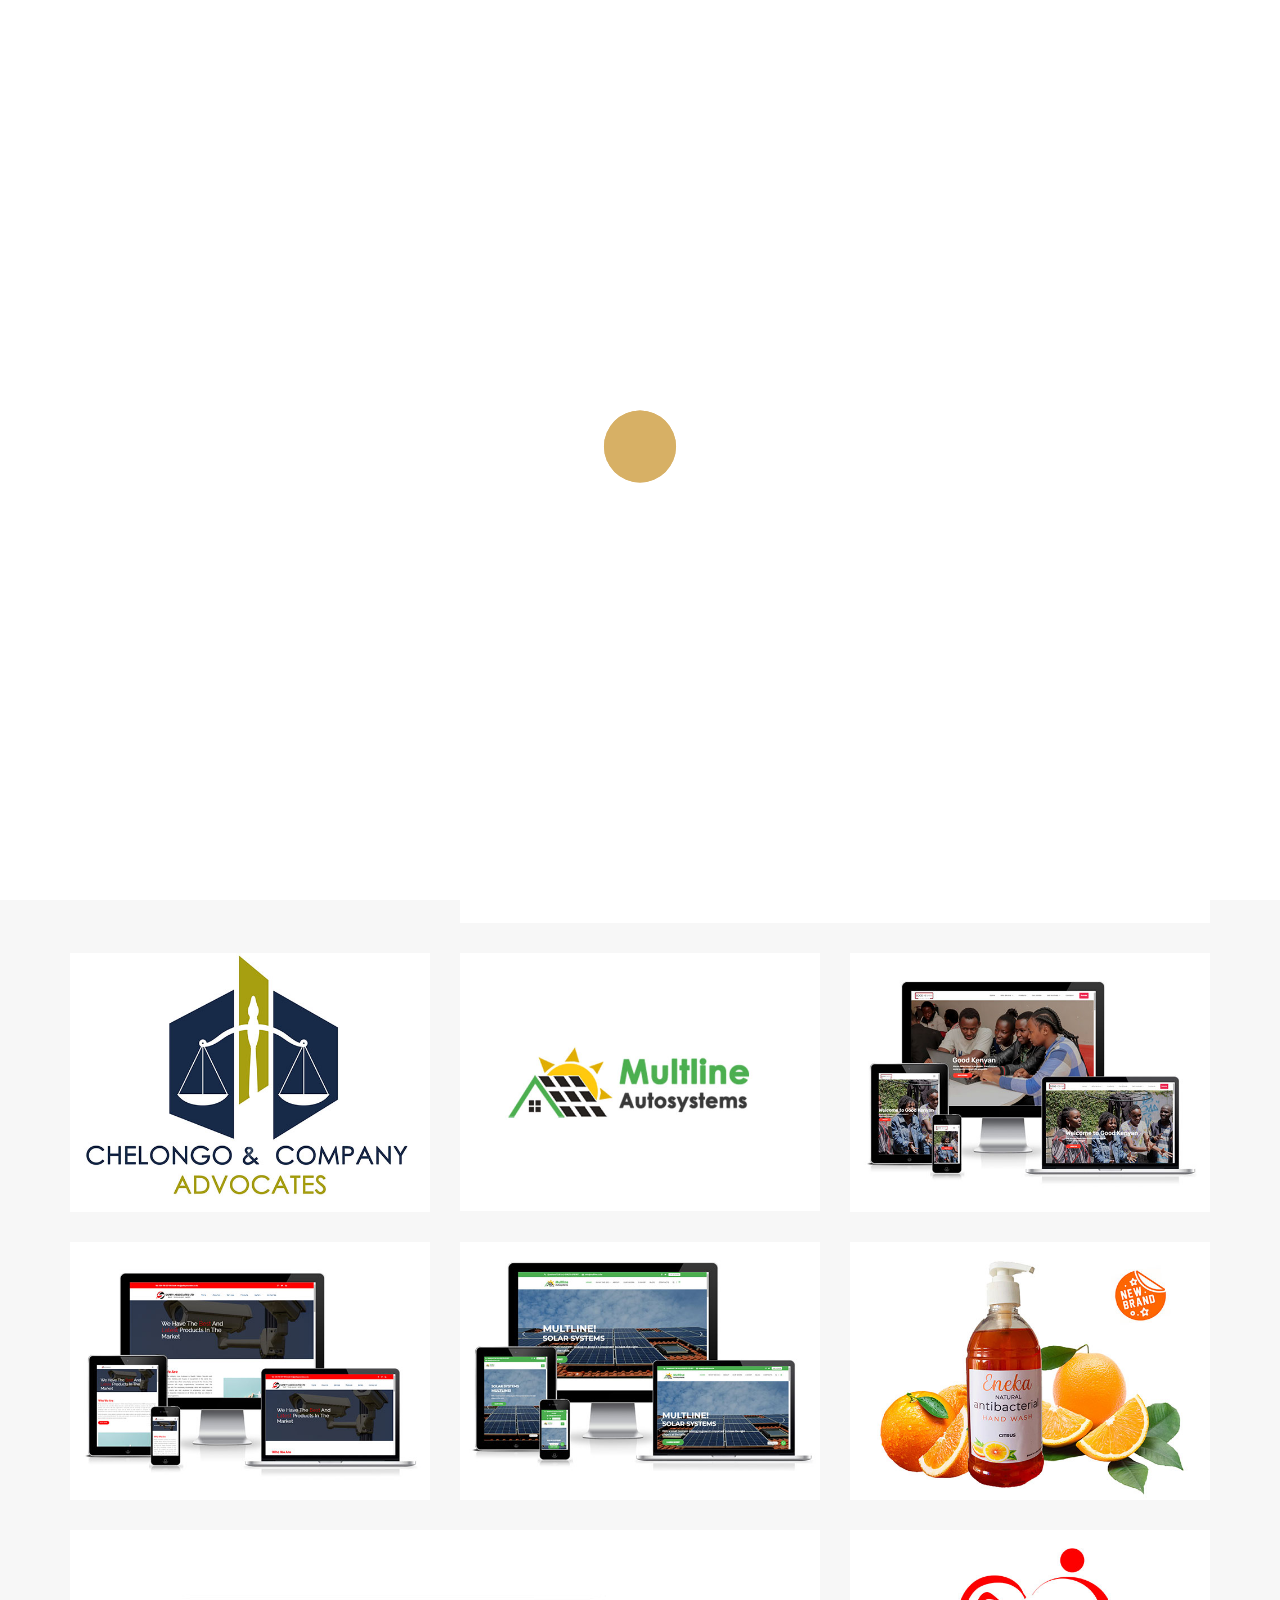
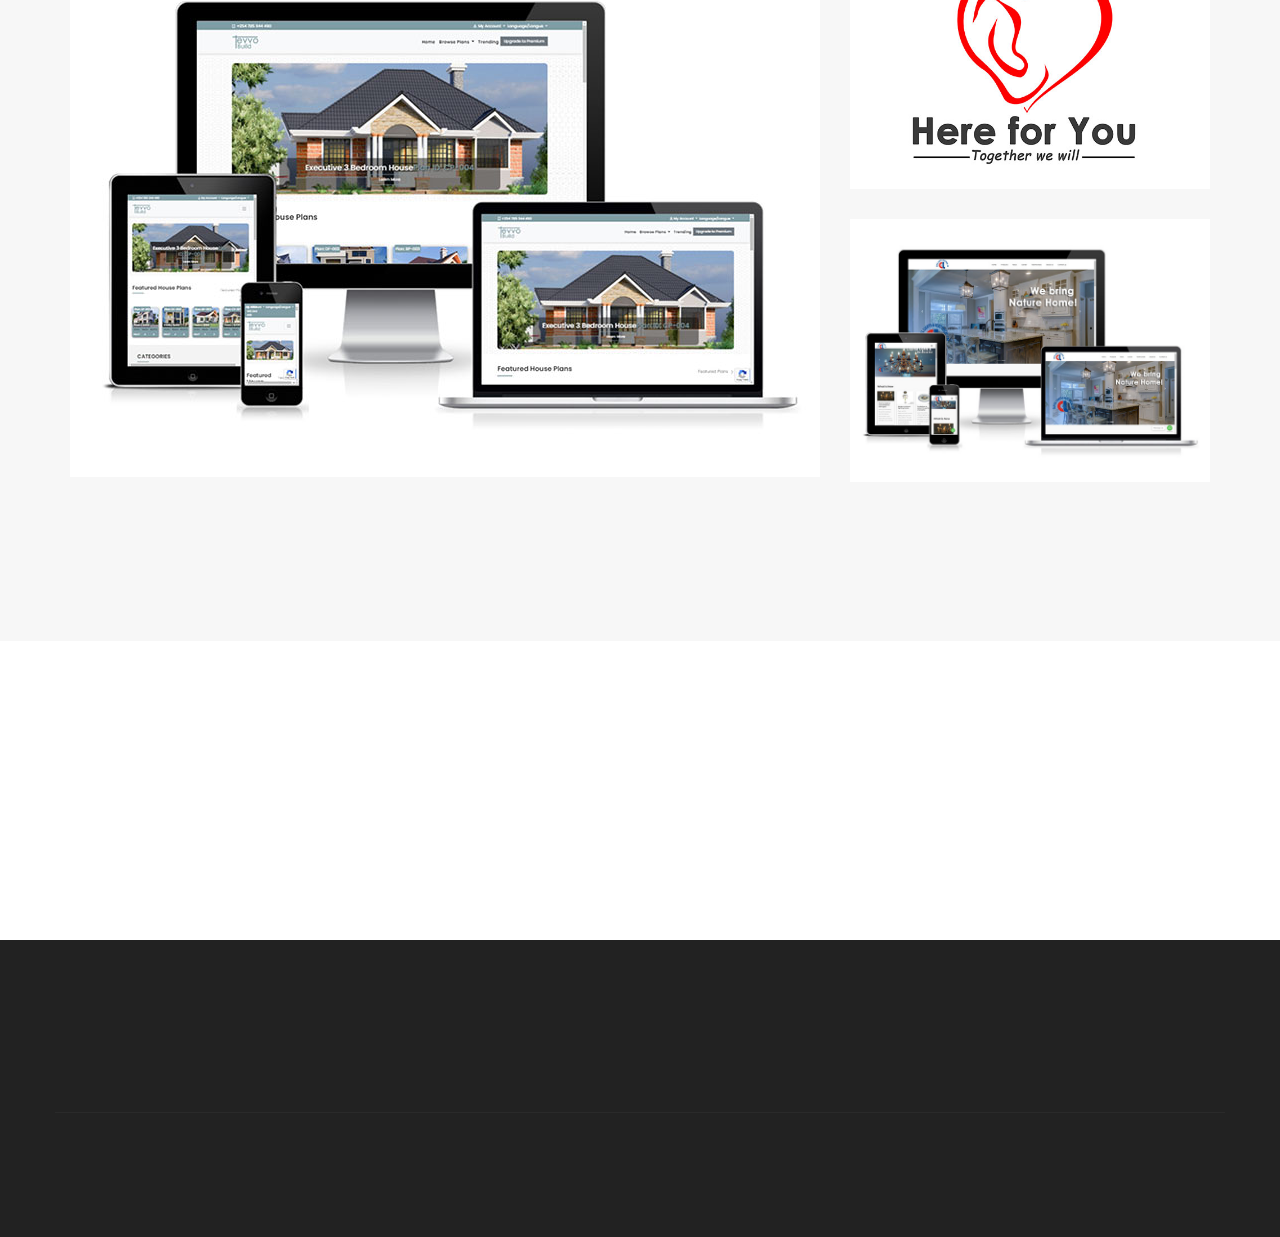
<file: portfolio.html>
<!DOCTYPE html>
<html lang="zxx">
<head>
    <meta charset="utf-8" />
    <meta http-equiv="X-UA-Compatible" content="IE=edge" />
    <meta name="viewport" content="width=device-width, initial-scale=1.0" />
    <meta name="keywords"
        content="Website Development, Website Design, Logo Design, Search Engine Optimizing(SEO), Responsive Website Design, E-commerce Websites, Website Design in Kenya" />
    <meta name="description"
        content="Bonface - Website development | website design | Graphic design Personal profile | Responsive Website Design E-commerce Websites | Website Design in Kenya" />
    <meta name="author" content="bonface" />
    <title>Bonface Mecha | Website development | Website Design | Graphic Design | Logo Design</title>

    <!-- Google Tag Manager -->
    <script>(function(w,d,s,l,i){w[l]=w[l]||[];w[l].push({'gtm.start':
        new Date().getTime(),event:'gtm.js'});var f=d.getElementsByTagName(s)[0],
        j=d.createElement(s),dl=l!='dataLayer'?'&l='+l:'';j.async=true;j.src=
        'https://www.googletagmanager.com/gtm.js?id='+i+dl;f.parentNode.insertBefore(j,f);
        })(window,document,'script','dataLayer','GTM-54D4X8W6');</script>
        <!-- End Google Tag Manager -->

    <!-- <favicon -->
    <link rel="icon" type="image/png" href="img/favicon-32x32.png" sizes="32x32" />
    <link rel="icon" type="image/png" href="img/favicon-16x16.png" sizes="16x16" />

    <!-- Bootstrap -->
    <link href="./css/bootstrap.min.css" rel="stylesheet" />
    <!-- Themify-icon -->
    <link href="./css/themify-icons.css" rel="stylesheet" />
    <!-- Owl.carousel -->
    <link href="./css/owl.carousel.min.css" rel="stylesheet" />
    <link href="./css/owl.theme.default.min.css" rel="stylesheet" />
    <!-- Animate -->
    <link href="./css/animate.css" rel="stylesheet" />
    <!-- General styles -->
    <link href="./css/style.css" rel="stylesheet" />
    <meta http-equiv="Content-Type" content="text/html; charset=utf-8" />

    <!-- Global site tag (gtag.js) - Google Analytics -->
    <script async src="https://www.googletagmanager.com/gtag/js?id=UA-128951556-1"></script>
    <script>
        window.dataLayer = window.dataLayer || [];
        function gtag() { dataLayer.push(arguments); }
        gtag('js', new Date());

        gtag('config', 'UA-128951556-1');
    </script>
</head>
<body class="no-scroll antialiased" data-spy="scroll" data-target="#navbar-collapse-1" data-offset="98">
    <!-- Google Tag Manager (noscript) -->
<noscript><iframe src="https://www.googletagmanager.com/ns.html?id=GTM-54D4X8W6"
    height="0" width="0" style="display:none;visibility:hidden"></iframe></noscript>
    <!-- End Google Tag Manager (noscript) -->
    <!-- ======== PRELOADER ======== -->
    <div class="preloader">
        <div class="preloader-inner">
            <div class="preloader-icon">
                <span></span>
                <span></span>
            </div>
            <!-- /preloader-icon -->
        </div>
        <!-- /preloader-inner -->
    </div>
    <!-- /preloader -->
    <!-- ======== /PRELOADER ======== -->

    <!-- ======== HEADER AND NAVIGATION ======== -->
    <nav class="navbar navbar-default navbar-fixed-top header-dark">
        <div class="container">
            <!-- Brand and toggle get grouped for better mobile display -->
            <div class="navbar-header">
                <a href="index.html" class="navbar-brand">
                    <span class="primary-color font-bold">></span><span class="text-white">B</span><span
                        class="primary-color font-bold">.</span><span class="text-white">Mecha</span><span
                        class="primary-color font-bold">_</span>
                </a>
            </div>
            <!-- /navbar-header -->
            <!-- Collect the nav links, forms, and other content for toggling -->
            <div class="close-btn">
                <ul class="nav navbar-nav navbar-right">
                    <li>
                        <a href="index.html">
                            Back
                        </a>
                    </li>
                </ul>
                <!-- /nav navbar-nav -->
            </div>
            <!-- /close-btn -->
        </div>
        <!-- /container -->
    </nav>
    <!-- /.navbar -->
    <!-- ======== /HEADER AND NAVIGATION ======== -->

    <!-- ======== POTFOLIO ======== -->
    <div id="portfolio" class="portfolio portfolio-page text-center">
        <div class="container">
            <div class="row">
                <div class="col-md-12">
                    <ul class="button-group filter-button">
                        <li class="filter active" data-filter="*">all</li>
                        <li class="filter" data-filter=".web">webdesign</li>
                        <li class="filter" data-filter=".e-commerce">e-commerce</li>
                        <li class="filter" data-filter=".branding">branding</li>
                    </ul><!-- /button-group -->
                </div><!-- /col-md-12 -->
            </div><!-- /row -->
            <div class="row portfolio-work">
                <div class="grid-sizer"></div>
                <div class="portfolio-grid big wow fadeIn web" data-wow-duration="1.2s">
                    <div class="grid-item">
                        <img src="./img/works/bmecha-b-alt.jpg" class="img-responsive" alt="Portfolio item" />
                        <div class="portfolio-overlay">
                            <div class="portfolio-overlay-text">
                                <a href="javascript::void(0)">
                                    <h3>Graycode LTD</h3>
                                </a>
                            </div><!-- /portfolio-overlay-text -->
                        </div><!-- /portfolio-overlay -->
                    </div><!-- /grid-item -->
                </div><!-- /portfolio-grid -->
                <div class="portfolio-grid branding">
                    <div class="grid-item">
                        <img src="./img/works/bmecha-c.jpg" class="img-responsive" alt="Portfolio item" />
                        <div class="portfolio-overlay">
                            <div class="portfolio-overlay-text">
                                <a href="javascript::void(0)">
                                    <h3>Chelongo & Co. Advocates</h3>
                                </a>
                            </div><!-- /portfolio-overlay-text -->
                        </div><!-- /portfolio-overlay -->
                    </div><!-- /grid-item -->
                </div><!-- /portfolio-grid -->
                <div class="portfolio-grid branding">
                    <div class="grid-item">
                        <img src="./img/works/bmecha-d.jpg" class="img-responsive" alt="Portfolio item" />
                        <div class="portfolio-overlay">
                            <div class="portfolio-overlay-text">
                                <a href="javascript::void(0)">
                                    <h3>Multline Autosystems</h3>
                                </a>
                            </div><!-- /portfolio-overlay-text -->
                        </div><!-- /portfolio-overlay -->
                    </div><!-- /grid-item -->
                </div><!-- /portfolio-grid -->
                <div class="portfolio-grid web">
                    <div class="grid-item">
                        <img src="./img/works/bmecha-e.jpg" class="img-responsive" alt="Portfolio item" />
                        <div class="portfolio-overlay">
                            <div class="portfolio-overlay-text">
                                <a href="javascript::void(0)">
                                    <h3>GoodKenyan-NGO</h3>
                                </a>
                            </div><!-- /portfolio-overlay-text -->
                        </div><!-- /portfolio-overlay -->
                    </div><!-- /grid-item -->
                </div><!-- /portfolio-grid -->
                <div class="portfolio-grid web">
                    <div class="grid-item">
                        <img src="./img/works/bmecha-f.jpg" class="img-responsive" alt="Portfolio item" />
                        <div class="portfolio-overlay">
                            <div class="portfolio-overlay-text">
                                <a href="javascript::void(0)">
                                    <h3>Safety Associates LTD</h3>
                                </a>
                            </div><!-- /portfolio-overlay-text -->
                        </div><!-- /portfolio-overlay -->
                    </div><!-- /grid-item -->
                </div><!-- /portfolio-grid -->
                <div class="portfolio-grid e-commerce branding">
                    <div class="grid-item">
                        <img src="./img/works/bmecha-g.jpg" class="img-responsive" alt="Portfolio item" />
                        <div class="portfolio-overlay">
                            <div class="portfolio-overlay-text">
                                <a href="javascript::void(0)">
                                    <h3>Multline Autosystems</h3>
                                </a>
                            </div><!-- /portfolio-overlay-text -->
                        </div><!-- /portfolio-overlay -->
                    </div><!-- /grid-item -->
                </div><!-- /portfolio-grid -->
                 <!-- /portfolio-grid -->
                 <div class="portfolio-grid branding">
                    <div class="grid-item">
                        <img src="./img/works/bmecha-fa.jpg" class="img-responsive" alt="Portfolio item" />
                        <div class="portfolio-overlay">
                            <div class="portfolio-overlay-text">
                                <a href="javascript::void(0)">
                                    <h3>Eneka Handwash</h3>
                                </a>
                            </div>
                            <!-- /portfolio-overlay-text -->
                        </div>
                        <!-- /portfolio-overlay -->
                    </div>
                    <!-- /grid-item -->
                </div>
                <div class="portfolio-grid big web e-commerce branding">
                    <div class="grid-item">
                        <img src="./img/works/bmecha-i.jpg" class="img-responsive" alt="Portfolio item" />
                        <div class="portfolio-overlay">
                            <div class="portfolio-overlay-text">
                                <a href="javascript::void(0)">
                                    <h3>Tevvo Build</h3>
                                </a>
                            </div><!-- /portfolio-overlay-text -->
                        </div><!-- /portfolio-overlay -->
                    </div><!-- /grid-item -->
                </div><!-- /portfolio-grid -->
                <div class="portfolio-grid branding">
                    <div class="grid-item">
                        <img src="./img/works/bmecha-h.jpg" class="img-responsive" alt="Portfolio item" />
                        <div class="portfolio-overlay">
                            <div class="portfolio-overlay-text">
                                <a href="javascript::void(0)">
                                    <h3>Here for You-NGO</h3>
                                </a>
                            </div><!-- /portfolio-overlay-text -->
                        </div><!-- /portfolio-overlay -->
                    </div><!-- /grid-item -->
                </div><!-- /portfolio-grid -->
                <div class="portfolio-grid web">
                    <div class="grid-item">
                        <img src="./img/works/bmecha-a.jpg" class="img-responsive" alt="Portfolio item" />
                        <div class="portfolio-overlay">
                            <div class="portfolio-overlay-text">
                                <a href="javascript::void(0)">
                                    <h3>Capital Lights</h3>
                                </a>
                            </div><!-- /portfolio-overlay-text -->
                        </div><!-- /portfolio-overlay -->
                    </div><!-- /grid-item -->
                </div><!-- /portfolio-grid -->
            </div><!-- /row -->
        </div><!-- /container -->
    </div><!-- /portfolio -->
    <!-- ======== /POTFOLIO ======== -->

    <!-- ======== POTFOLIO CONTACT ======== -->
    <div class="portfolio-contact text-center pd-t-b-144">
        <div class="container">
            <div class="row">
                <div class="col-md-12">
                    <h2 class="wow fadeIn" data-wow-duration="1.2s">Let's work together</h2>
                    <a href="javascript::void(0)" class="btn btn-light wow fadeIn" data-wow-duration="1.2s"
                        data-wow-delay="0.2s">Contact me</a>
                </div><!-- /col-md-12 -->
            </div><!-- row -->
        </div><!-- /container -->
    </div><!-- /portfolio-contact -->
    <!-- ======== POTFOLIO CONTACT ======== -->

    <!-- ======== GO UP BUTTON ======== -->
    <a title="Scroll Up" href="#home" class="button-up">
        <svg xmlns="http://www.w3.org/2000/svg" width="30" height="30" fill="currentColor"
            class="primary-color bi-arrow-up-circle" viewBox="0 0 16 16">
            <path fill-rule="evenodd"
                d="M1 8a7 7 0 1 0 14 0A7 7 0 0 0 1 8zm15 0A8 8 0 1 1 0 8a8 8 0 0 1 16 0zm-7.5 3.5a.5.5 0 0 1-1 0V5.707L5.354 7.854a.5.5 0 1 1-.708-.708l3-3a.5.5 0 0 1 .708 0l3 3a.5.5 0 0 1-.708.708L8.5 5.707V11.5z" />
        </svg>
    </a>
    <!-- /button-up -->
    <!-- ======== /GO UP BUTTON ======== -->

    <!-- ======== /FOOTER ======== -->
    <footer class="pd-t-b-96 text-center">
        <div class="container">
            <div class="row">
                <div class="col-md-4 footer-contact wow fadeIn" data-wow-duration="1.2s">
                    <p>
                        <svg xmlns="http://www.w3.org/2000/svg" width="16" height="16" fill="currentColor"
                            class="bi bi-geo-alt-fill primary-color" viewBox="0 0 16 16">
                            <path
                                d="M8 16s6-5.686 6-10A6 6 0 0 0 2 6c0 4.314 6 10 6 10zm0-7a3 3 0 1 1 0-6 3 3 0 0 1 0 6z" />
                        </svg>
                        Nairobi, Kenya
                    </p>
                </div>
                <!-- /col-md-4 -->
                <div class="col-md-4 footer-contact wow fadeIn" data-wow-duration="1.2s" data-wow-delay="0.2s">
                    <p>
                        <svg xmlns="http://www.w3.org/2000/svg" width="16" height="16" fill="currentColor"
                            class="bi bi-envelope-at-fill primary-color" viewBox="0 0 16 16">
                            <path
                                d="M2 2A2 2 0 0 0 .05 3.555L8 8.414l7.95-4.859A2 2 0 0 0 14 2H2Zm-2 9.8V4.698l5.803 3.546L0 11.801Zm6.761-2.97-6.57 4.026A2 2 0 0 0 2 14h6.256A4.493 4.493 0 0 1 8 12.5a4.49 4.49 0 0 1 1.606-3.446l-.367-.225L8 9.586l-1.239-.757ZM16 9.671V4.697l-5.803 3.546.338.208A4.482 4.482 0 0 1 12.5 8c1.414 0 2.675.652 3.5 1.671Z" />
                            <path
                                d="M15.834 12.244c0 1.168-.577 2.025-1.587 2.025-.503 0-1.002-.228-1.12-.648h-.043c-.118.416-.543.643-1.015.643-.77 0-1.259-.542-1.259-1.434v-.529c0-.844.481-1.4 1.26-1.4.585 0 .87.333.953.63h.03v-.568h.905v2.19c0 .272.18.42.411.42.315 0 .639-.415.639-1.39v-.118c0-1.277-.95-2.326-2.484-2.326h-.04c-1.582 0-2.64 1.067-2.64 2.724v.157c0 1.867 1.237 2.654 2.57 2.654h.045c.507 0 .935-.07 1.18-.18v.731c-.219.1-.643.175-1.237.175h-.044C10.438 16 9 14.82 9 12.646v-.214C9 10.36 10.421 9 12.485 9h.035c2.12 0 3.314 1.43 3.314 3.034v.21Zm-4.04.21v.227c0 .586.227.8.581.8.31 0 .564-.17.564-.743v-.367c0-.516-.275-.708-.572-.708-.346 0-.573.245-.573.791Z" />
                        </svg>
                        bony.mecha@gmail.com
                    </p>
                </div>
                <!-- /col-md-4 -->
                <div class="col-md-4 footer-contact wow fadeIn" data-wow-duration="1.2s" data-wow-delay="0.4s">
                    <p>
                        <svg xmlns="http://www.w3.org/2000/svg" width="16" height="16" fill="currentColor"
                            class="bi bi-phone-fill primary-color" viewBox="0 0 16 16">
                            <path
                                d="M3 2a2 2 0 0 1 2-2h6a2 2 0 0 1 2 2v12a2 2 0 0 1-2 2H5a2 2 0 0 1-2-2V2zm6 11a1 1 0 1 0-2 0 1 1 0 0 0 2 0z" />
                        </svg>
                        +254 785 344 490
                    </p>
                </div>
                <!-- /col-md-4 -->
                <div class="footer-line"></div>
                <div class="col-md-12 wow fadeIn" data-wow-duration="1.2s" data-wow-delay="0.8s">
                    <p>
                        &copy; <script>document.write(new Date().getFullYear())</script>. Designed and maintained with
                        <svg xmlns="http://www.w3.org/2000/svg" width="12" height="12" fill="currentColor"
                            class="bi bi-heart-fill primary-color" viewBox="0 0 16 16">
                            <path fill-rule="evenodd"
                                d="M8 1.314C12.438-3.248 23.534 4.735 8 15-7.534 4.736 3.562-3.248 8 1.314z" />
                        </svg>
                        by Bonface Mecha.
                    </p>
                </div>
                <!-- /col-md-12-->
            </div>
            <!-- /row -->
        </div>
        <!-- /container -->
    </footer>
    <!-- /pd-96 -->
    <!-- ======== /FOOTER ======== -->
    <!-- jQuery (necessary for Bootstrap's JavaScript plugins) -->
    <script src="./js/jquery-3.2.1.min.js"></script>
    <script src="./js/bootstrap.min.js"></script>
    <!-- owl-carousel plugin -->
    <script src="./js/owl.carousel.min.js"></script>
    <!-- wow animation plugin -->
    <script src="./js/wow.min.js"></script>
    <!-- validation plugin -->
    <script src="./js/validator.min.js"></script>
    <!-- contact form.js -->
    <script src="./js/contact.js"></script>
    <!-- isotope plugin -->
    <script src="./js/isotope.pkgd.min.js"></script>
    <!-- main script, settings for all scripts -->
    <script src="./js/scripts.js"></script>
</body>

</html>
</file>
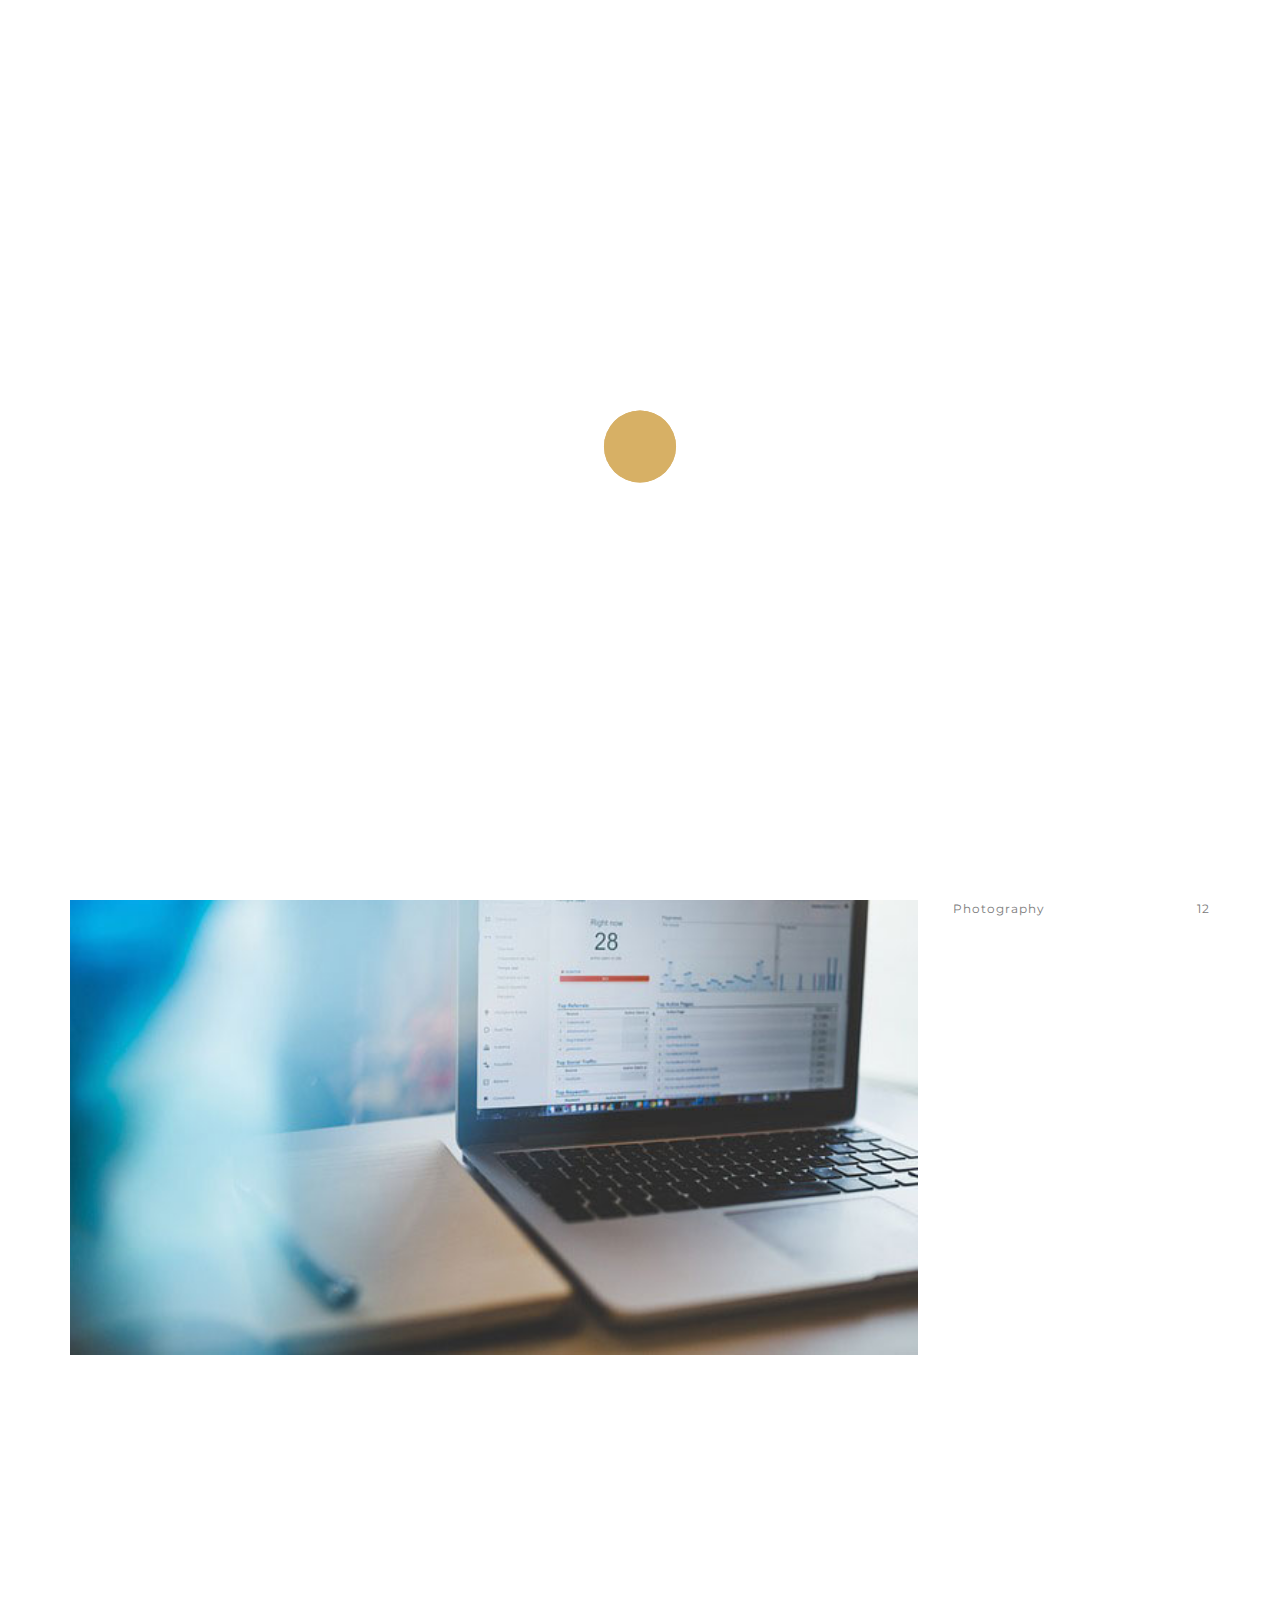
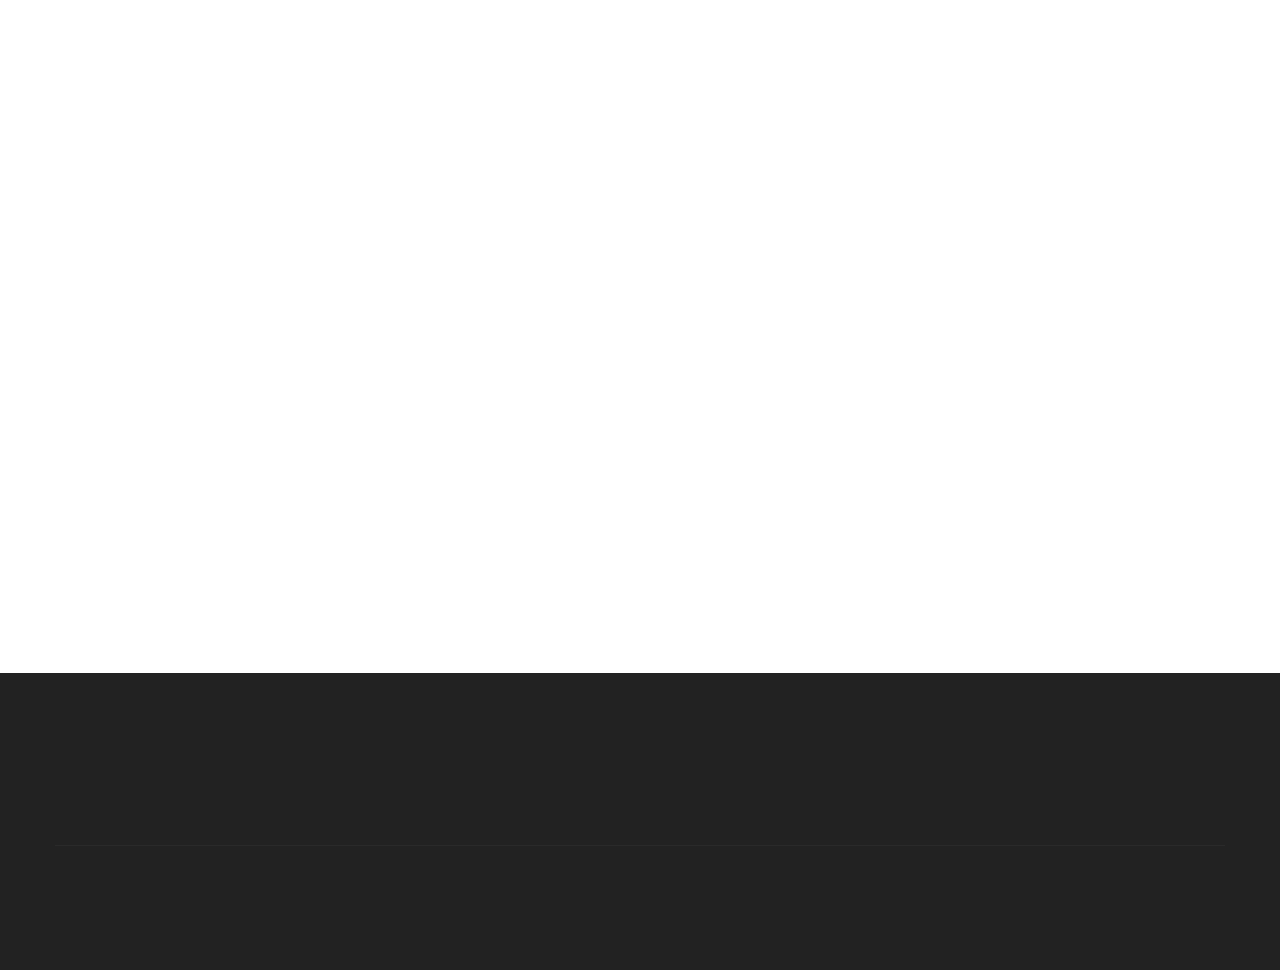
<file: ways-to-use-your-website-to-drive-traffic-and-generate-leads.html>
<!DOCTYPE html>
<html lang="zxx">
<head>
    <meta charset="utf-8" />
    <meta http-equiv="X-UA-Compatible" content="IE=edge" />
    <meta name="viewport" content="width=device-width, initial-scale=1.0" />
    <meta name="keywords"
        content="Website Development, Website Design, Logo Design, Search Engine Optimizing(SEO), Responsive Website Design, E-commerce Websites, Website Design in Kenya" />
    <meta name="description"
        content="Bonface - Website development | website design | Graphic design Personal profile | Responsive Website Design E-commerce Websites | Website Design in Kenya" />
    <meta name="author" content="bonface" />
    <title>Bonface Mecha | Website development | Website Design | Graphic Design | Logo Design</title>

    <!-- Google Tag Manager -->
    <script>(function(w,d,s,l,i){w[l]=w[l]||[];w[l].push({'gtm.start':
        new Date().getTime(),event:'gtm.js'});var f=d.getElementsByTagName(s)[0],
        j=d.createElement(s),dl=l!='dataLayer'?'&l='+l:'';j.async=true;j.src=
        'https://www.googletagmanager.com/gtm.js?id='+i+dl;f.parentNode.insertBefore(j,f);
        })(window,document,'script','dataLayer','GTM-54D4X8W6');</script>
        <!-- End Google Tag Manager -->

    <!-- <favicon -->
    <link rel="icon" type="image/png" href="img/favicon-32x32.png" sizes="32x32" />
    <link rel="icon" type="image/png" href="img/favicon-16x16.png" sizes="16x16" />

    <!-- Bootstrap -->
    <link href="./css/bootstrap.min.css" rel="stylesheet" />
    <!-- Themify-icon -->
    <link href="./css/themify-icons.css" rel="stylesheet" />
    <!-- Owl.carousel -->
    <link href="./css/owl.carousel.min.css" rel="stylesheet" />
    <link href="./css/owl.theme.default.min.css" rel="stylesheet" />
    <!-- Animate -->
    <link href="./css/animate.css" rel="stylesheet" />
    <!-- General styles -->
    <link href="./css/style.css" rel="stylesheet" />
    <meta http-equiv="Content-Type" content="text/html; charset=utf-8" />

    <!-- Global site tag (gtag.js) - Google Analytics -->
    <script async src="https://www.googletagmanager.com/gtag/js?id=UA-128951556-1"></script>
    <script>
        window.dataLayer = window.dataLayer || [];
        function gtag() { dataLayer.push(arguments); }
        gtag('js', new Date());

        gtag('config', 'UA-128951556-1');
    </script>
</head>

<body class="no-scroll antialiased" data-spy="scroll" data-target="#navbar-collapse-1" data-offset="98">
    <!-- Google Tag Manager (noscript) -->
<noscript><iframe src="https://www.googletagmanager.com/ns.html?id=GTM-54D4X8W6"
    height="0" width="0" style="display:none;visibility:hidden"></iframe></noscript>
    <!-- End Google Tag Manager (noscript) -->
    <!-- ======== PRELOADER ======== -->
    <div class="preloader">
        <div class="preloader-inner">
            <div class="preloader-icon">
                <span></span>
                <span></span>
            </div>
            <!-- /preloader-icon -->
        </div>
        <!-- /preloader-inner -->
    </div>
    <!-- /preloader -->
    <!-- ======== /PRELOADER ======== -->
    <!-- ======== HEADER AND NAVIGATION ======== -->
    <nav class="navbar navbar-default navbar-fixed-top">
        <div class="container">
            <!-- Brand and toggle get grouped for better mobile display -->
            <div class="navbar-header">
                <a class="navbar-brand" href="index.html">
                    <span class="primary-color font-bold">></span><span class="text-white">B</span><span
                        class="primary-color font-bold">.</span><span class="text-white">Mecha</span><span
                        class="primary-color font-bold">_</span>
                </a>
            </div><!-- /navbar-header -->
            <!-- Collect the nav links, forms, and other content for toggling -->
            <div class="close-btn">
                <ul class="nav navbar-nav navbar-right">
                    <li>
                        <a href="index.html">
                            Back
                        </a>
                    </li>
                </ul><!-- /nav navbar-nav -->
            </div><!-- /close-btn -->
        </div><!-- /container -->
    </nav><!-- /.navbar -->
    <!-- ======== /HEADER AND NAVIGATION ======== -->

    <!-- ======== INTRO ======== -->
    <div id="home" class="intro intro-blog-post">
        <div class="intro-msg">
            <h2>Ways to use your website to drive traffic and generate leads</h2>
            <div class="post-meta">
                By<a href="#">Bonface Mecha</a><span>01.01.2023</span>
            </div><!-- /post-meta -->
        </div><!-- /intro-msg -->
    </div><!-- /intro -->
    <!-- ======== /INTRO ======== -->

    <!-- ======== BLOG-POST ======== -->
    <div id="blog-post" class="blog-post pd-t-b-144">
        <div class="container">
            <div class="row">
                <div class="col-md-9">
                    <div class="post">
                        <div class="post-image wow fadeIn" data-wow-duration="1.2s">
                            <img class="img-responsive" style="width:100%" src="./img/blog/analytics.jpg"
                                alt="Blog image" />
                        </div><!-- /post-image -->
                        <div class="post-detail wow fadeIn" data-wow-duration="1.2s" data-wow-delay="0.2s">
                            <div class="post-content">
                                <p>Having a well-designed and effective website is an important part of any marketing
                                    strategy, as it can be a powerful tool for driving traffic and generating leads.
                                    Here are some specific ways that businesses can use their website to achieve these
                                    goals:</p>
                                <ol>
                                    <li><strong>Search Engine Optimization (SEO):</strong> One of the most effective ways
                                        to drive traffic to your website is through search engine optimization (SEO).
                                        SEO involves optimizing your website and its content in order to rank higher in
                                        search engine results pages (SERPs) for relevant keywords. This can be a complex
                                        process, but there are a number of techniques that businesses can use to improve
                                        their SEO, such as conducting keyword research, creating high-quality content,
                                        and optimizing the technical aspects of their website.
                                    </li>
                                    <li> <strong>Social media marketing:</strong> Social media platforms like Facebook,
                                        Twitter, and Instagram can be powerful tools for driving traffic to your
                                        website. By creating and sharing engaging content on social media, businesses
                                        can attract new visitors to their website and drive them to specific pages or
                                        landing pages. In addition, businesses can use social media advertising to
                                        target specific audiences and drive traffic to their website.
                                    </li>
                                    <li> <strong>Email marketing:</strong> Email marketing can be a very effective way
                                        to drive traffic to your website, particularly if you have a large email list of
                                        engaged subscribers. By sending newsletters, promotional emails, or other types
                                        of email campaigns, businesses can encourage their subscribers to visit their
                                        website and take specific actions, such as making a purchase or signing up for a
                                        newsletter.
                                    </li>
                                    <li> <strong>Content marketing:</strong> Content marketing involves creating and
                                        sharing high-quality, relevant, and valuable content in order to attract and
                                        retain a clearly defined audience. By creating and promoting content such as
                                        blog posts, articles, videos, or podcasts, businesses can drive traffic to their
                                        website and generate leads.
                                    </li>
                                    <li> <strong>Paid advertising:</strong> Finally, businesses can use paid advertising
                                        to drive traffic to their website and generate leads. There are a variety of
                                        paid advertising options available, including search engine advertising, social
                                        media advertising, and display advertising. By creating targeted campaigns and
                                        targeting specific audiences, businesses can effectively drive traffic to their
                                        website and generate leads.
                                    </li>
                                </ol>
                                <p>Overall, there are many different ways that businesses can use their website to drive
                                    traffic and generate leads. By leveraging a variety of strategies and tactics, such
                                    as SEO, social media marketing, email marketing, content marketing, and paid
                                    advertising, businesses can effectively reach and engage with their target audience
                                    and achieve their marketing goals.</p>
                            </div><!-- /post-content -->
                        </div><!-- /post-detail -->
                    </div><!-- /post -->
                </div><!-- /col-md-9 -->
                <div class="col-md-3 sidebar">
                    <div class="categories wow fadeIn" data-wow-duration="1.2s">
                        <h3>Categories</h3>
                        <ul>
                            <li>Web design <span>12</span>
                            </li>
                            <li>Development <span>8</span>
                            </li>
                            <li>Branding <span>11</span>
                            </li>
                            <li>Photography <span>12</span>
                            </li>
                        </ul>
                    </div><!-- /categories -->
                    <div class="post-tags wow fadeIn" data-wow-duration="1.2s">
                        <h3>Tags</h3>
                        <a href="#">Design</a>
                        <a href="#">Development</a>
                        <a href="#">Photography</a>
                        <a href="#">Concept</a>
                        <a href="#">Branding</a>
                        <a href="#">Images</a>
                        <a href="#">Typography</a>
                        <a href="#">Creatives</a>
                    </div><!-- /post-tags -->
                </div><!-- /col-md-3 -->
            </div><!-- /row -->
        </div><!-- /container -->
    </div><!-- /about -->
    <!-- ======== /BLOG-POST ======== -->

    <!-- ======== GO UP BUTTON ======== -->
    <a title="Scroll Up" href="#home" class="button-up">
        <svg xmlns="http://www.w3.org/2000/svg" width="30" height="30" fill="currentColor"
            class="primary-color bi-arrow-up-circle" viewBox="0 0 16 16">
            <path fill-rule="evenodd"
                d="M1 8a7 7 0 1 0 14 0A7 7 0 0 0 1 8zm15 0A8 8 0 1 1 0 8a8 8 0 0 1 16 0zm-7.5 3.5a.5.5 0 0 1-1 0V5.707L5.354 7.854a.5.5 0 1 1-.708-.708l3-3a.5.5 0 0 1 .708 0l3 3a.5.5 0 0 1-.708.708L8.5 5.707V11.5z" />
        </svg>
    </a>
    <!-- /button-up -->
    <!-- ======== /GO UP BUTTON ======== -->

    <!-- ======== /FOOTER ======== -->
    <footer class="pd-t-b-96 text-center">
        <div class="container">
            <div class="row">
                <div class="col-md-4 footer-contact wow fadeIn" data-wow-duration="1.2s">
                    <p>
                        <svg xmlns="http://www.w3.org/2000/svg" width="16" height="16" fill="currentColor"
                            class="bi bi-geo-alt-fill primary-color" viewBox="0 0 16 16">
                            <path
                                d="M8 16s6-5.686 6-10A6 6 0 0 0 2 6c0 4.314 6 10 6 10zm0-7a3 3 0 1 1 0-6 3 3 0 0 1 0 6z" />
                        </svg>
                        Nairobi, Kenya
                    </p>
                </div>
                <!-- /col-md-4 -->
                <div class="col-md-4 footer-contact wow fadeIn" data-wow-duration="1.2s" data-wow-delay="0.2s">
                    <p>
                        <svg xmlns="http://www.w3.org/2000/svg" width="16" height="16" fill="currentColor"
                            class="bi bi-envelope-at-fill primary-color" viewBox="0 0 16 16">
                            <path
                                d="M2 2A2 2 0 0 0 .05 3.555L8 8.414l7.95-4.859A2 2 0 0 0 14 2H2Zm-2 9.8V4.698l5.803 3.546L0 11.801Zm6.761-2.97-6.57 4.026A2 2 0 0 0 2 14h6.256A4.493 4.493 0 0 1 8 12.5a4.49 4.49 0 0 1 1.606-3.446l-.367-.225L8 9.586l-1.239-.757ZM16 9.671V4.697l-5.803 3.546.338.208A4.482 4.482 0 0 1 12.5 8c1.414 0 2.675.652 3.5 1.671Z" />
                            <path
                                d="M15.834 12.244c0 1.168-.577 2.025-1.587 2.025-.503 0-1.002-.228-1.12-.648h-.043c-.118.416-.543.643-1.015.643-.77 0-1.259-.542-1.259-1.434v-.529c0-.844.481-1.4 1.26-1.4.585 0 .87.333.953.63h.03v-.568h.905v2.19c0 .272.18.42.411.42.315 0 .639-.415.639-1.39v-.118c0-1.277-.95-2.326-2.484-2.326h-.04c-1.582 0-2.64 1.067-2.64 2.724v.157c0 1.867 1.237 2.654 2.57 2.654h.045c.507 0 .935-.07 1.18-.18v.731c-.219.1-.643.175-1.237.175h-.044C10.438 16 9 14.82 9 12.646v-.214C9 10.36 10.421 9 12.485 9h.035c2.12 0 3.314 1.43 3.314 3.034v.21Zm-4.04.21v.227c0 .586.227.8.581.8.31 0 .564-.17.564-.743v-.367c0-.516-.275-.708-.572-.708-.346 0-.573.245-.573.791Z" />
                        </svg>
                        bony.mecha@gmail.com
                    </p>
                </div>
                <!-- /col-md-4 -->
                <div class="col-md-4 footer-contact wow fadeIn" data-wow-duration="1.2s" data-wow-delay="0.4s">
                    <p>
                        <svg xmlns="http://www.w3.org/2000/svg" width="16" height="16" fill="currentColor"
                            class="bi bi-phone-fill primary-color" viewBox="0 0 16 16">
                            <path
                                d="M3 2a2 2 0 0 1 2-2h6a2 2 0 0 1 2 2v12a2 2 0 0 1-2 2H5a2 2 0 0 1-2-2V2zm6 11a1 1 0 1 0-2 0 1 1 0 0 0 2 0z" />
                        </svg>
                        +254 785 344 490
                    </p>
                </div>
                <!-- /col-md-4 -->
                <div class="footer-line"></div>
                <div class="col-md-12 wow fadeIn" data-wow-duration="1.2s" data-wow-delay="0.8s">
                    <p>
                        &copy; <script>document.write(new Date().getFullYear())</script>. Designed and maintained with
                        <svg xmlns="http://www.w3.org/2000/svg" width="12" height="12" fill="currentColor"
                            class="bi bi-heart-fill primary-color" viewBox="0 0 16 16">
                            <path fill-rule="evenodd"
                                d="M8 1.314C12.438-3.248 23.534 4.735 8 15-7.534 4.736 3.562-3.248 8 1.314z" />
                        </svg>
                        by Bonface Mecha.
                    </p>
                </div>
                <!-- /col-md-12-->
            </div>
            <!-- /row -->
        </div>
        <!-- /container -->
    </footer>
    <!-- /pd-96 -->
    <!-- ======== /FOOTER ======== -->
    <!-- jQuery (necessary for Bootstrap's JavaScript plugins) -->
    <script src="./js/jquery-3.2.1.min.js"></script>
    <script src="./js/bootstrap.min.js"></script>
    <!-- owl-carousel plugin -->
    <script src="./js/owl.carousel.min.js"></script>
    <!-- wow animation plugin -->
    <script src="./js/wow.min.js"></script>
    <!-- validation plugin -->
    <script src="./js/validator.min.js"></script>
    <!-- contact form.js -->
    <script src="./js/contact.js"></script>
    <!-- isotope plugin -->
    <script src="./js/isotope.pkgd.min.js"></script>
    <!-- main script, settings for all scripts -->
    <script src="./js/scripts.js"></script>
</body>

</html>
</file>
<file: css/themify-icons.css>
@font-face {
	font-family: 'themify';
	src:url('../fonts/themify_7b299bc5.eot.html');
    src:url('../fonts/themify_162a16fe.eot.html') format('embedded-opentype'),
        url('../fonts/themify_7b299bc5.woff.html') format('woff'),
        url('../fonts/themify_7b299bc5.ttf.html') format('truetype'),
        url('../fonts/themify_7b299bc5.svg') format('svg');
	font-weight: normal;
	font-style: normal;
}

[class^="ti-"], [class*=" ti-"] {
	font-family: 'themify';
	speak: none;
	font-style: normal;
	font-weight: normal;
	font-variant: normal;
	text-transform: none;
	line-height: 1;

	/* Better Font Rendering =========== */
	-webkit-font-smoothing: antialiased;
	-moz-osx-font-smoothing: grayscale;
}

.ti-wand:before {
	content: "\e600";
}
.ti-volume:before {
	content: "\e601";
}
.ti-user:before {
	content: "\e602";
}
.ti-unlock:before {
	content: "\e603";
}
.ti-unlink:before {
	content: "\e604";
}
.ti-trash:before {
	content: "\e605";
}
.ti-thought:before {
	content: "\e606";
}
.ti-target:before {
	content: "\e607";
}
.ti-tag:before {
	content: "\e608";
}
.ti-tablet:before {
	content: "\e609";
}
.ti-star:before {
	content: "\e60a";
}
.ti-spray:before {
	content: "\e60b";
}
.ti-signal:before {
	content: "\e60c";
}
.ti-shopping-cart:before {
	content: "\e60d";
}
.ti-shopping-cart-full:before {
	content: "\e60e";
}
.ti-settings:before {
	content: "\e60f";
}
.ti-search:before {
	content: "\e610";
}
.ti-zoom-in:before {
	content: "\e611";
}
.ti-zoom-out:before {
	content: "\e612";
}
.ti-cut:before {
	content: "\e613";
}
.ti-ruler:before {
	content: "\e614";
}
.ti-ruler-pencil:before {
	content: "\e615";
}
.ti-ruler-alt:before {
	content: "\e616";
}
.ti-bookmark:before {
	content: "\e617";
}
.ti-bookmark-alt:before {
	content: "\e618";
}
.ti-reload:before {
	content: "\e619";
}
.ti-plus:before {
	content: "\e61a";
}
.ti-pin:before {
	content: "\e61b";
}
.ti-pencil:before {
	content: "\e61c";
}
.ti-pencil-alt:before {
	content: "\e61d";
}
.ti-paint-roller:before {
	content: "\e61e";
}
.ti-paint-bucket:before {
	content: "\e61f";
}
.ti-na:before {
	content: "\e620";
}
.ti-mobile:before {
	content: "\e621";
}
.ti-minus:before {
	content: "\e622";
}
.ti-medall:before {
	content: "\e623";
}
.ti-medall-alt:before {
	content: "\e624";
}
.ti-marker:before {
	content: "\e625";
}
.ti-marker-alt:before {
	content: "\e626";
}
.ti-arrow-up:before {
	content: "\e627";
}
.ti-arrow-right:before {
	content: "\e628";
}
.ti-arrow-left:before {
	content: "\e629";
}
.ti-arrow-down:before {
	content: "\e62a";
}
.ti-lock:before {
	content: "\e62b";
}
.ti-location-arrow:before {
	content: "\e62c";
}
.ti-link:before {
	content: "\e62d";
}
.ti-layout:before {
	content: "\e62e";
}
.ti-layers:before {
	content: "\e62f";
}
.ti-layers-alt:before {
	content: "\e630";
}
.ti-key:before {
	content: "\e631";
}
.ti-import:before {
	content: "\e632";
}
.ti-image:before {
	content: "\e633";
}
.ti-heart:before {
	content: "\e634";
}
.ti-heart-broken:before {
	content: "\e635";
}
.ti-hand-stop:before {
	content: "\e636";
}
.ti-hand-open:before {
	content: "\e637";
}
.ti-hand-drag:before {
	content: "\e638";
}
.ti-folder:before {
	content: "\e639";
}
.ti-flag:before {
	content: "\e63a";
}
.ti-flag-alt:before {
	content: "\e63b";
}
.ti-flag-alt-2:before {
	content: "\e63c";
}
.ti-eye:before {
	content: "\e63d";
}
.ti-export:before {
	content: "\e63e";
}
.ti-exchange-vertical:before {
	content: "\e63f";
}
.ti-desktop:before {
	content: "\e640";
}
.ti-cup:before {
	content: "\e641";
}
.ti-crown:before {
	content: "\e642";
}
.ti-comments:before {
	content: "\e643";
}
.ti-comment:before {
	content: "\e644";
}
.ti-comment-alt:before {
	content: "\e645";
}
.ti-close:before {
	content: "\e646";
}
.ti-clip:before {
	content: "\e647";
}
.ti-angle-up:before {
	content: "\e648";
}
.ti-angle-right:before {
	content: "\e649";
}
.ti-angle-left:before {
	content: "\e64a";
}
.ti-angle-down:before {
	content: "\e64b";
}
.ti-check:before {
	content: "\e64c";
}
.ti-check-box:before {
	content: "\e64d";
}
.ti-camera:before {
	content: "\e64e";
}
.ti-announcement:before {
	content: "\e64f";
}
.ti-brush:before {
	content: "\e650";
}
.ti-briefcase:before {
	content: "\e651";
}
.ti-bolt:before {
	content: "\e652";
}
.ti-bolt-alt:before {
	content: "\e653";
}
.ti-blackboard:before {
	content: "\e654";
}
.ti-bag:before {
	content: "\e655";
}
.ti-move:before {
	content: "\e656";
}
.ti-arrows-vertical:before {
	content: "\e657";
}
.ti-arrows-horizontal:before {
	content: "\e658";
}
.ti-fullscreen:before {
	content: "\e659";
}
.ti-arrow-top-right:before {
	content: "\e65a";
}
.ti-arrow-top-left:before {
	content: "\e65b";
}
.ti-arrow-circle-up:before {
	content: "\e65c";
}
.ti-arrow-circle-right:before {
	content: "\e65d";
}
.ti-arrow-circle-left:before {
	content: "\e65e";
}
.ti-arrow-circle-down:before {
	content: "\e65f";
}
.ti-angle-double-up:before {
	content: "\e660";
}
.ti-angle-double-right:before {
	content: "\e661";
}
.ti-angle-double-left:before {
	content: "\e662";
}
.ti-angle-double-down:before {
	content: "\e663";
}
.ti-zip:before {
	content: "\e664";
}
.ti-world:before {
	content: "\e665";
}
.ti-wheelchair:before {
	content: "\e666";
}
.ti-view-list:before {
	content: "\e667";
}
.ti-view-list-alt:before {
	content: "\e668";
}
.ti-view-grid:before {
	content: "\e669";
}
.ti-uppercase:before {
	content: "\e66a";
}
.ti-upload:before {
	content: "\e66b";
}
.ti-underline:before {
	content: "\e66c";
}
.ti-truck:before {
	content: "\e66d";
}
.ti-timer:before {
	content: "\e66e";
}
.ti-ticket:before {
	content: "\e66f";
}
.ti-thumb-up:before {
	content: "\e670";
}
.ti-thumb-down:before {
	content: "\e671";
}
.ti-text:before {
	content: "\e672";
}
.ti-stats-up:before {
	content: "\e673";
}
.ti-stats-down:before {
	content: "\e674";
}
.ti-split-v:before {
	content: "\e675";
}
.ti-split-h:before {
	content: "\e676";
}
.ti-smallcap:before {
	content: "\e677";
}
.ti-shine:before {
	content: "\e678";
}
.ti-shift-right:before {
	content: "\e679";
}
.ti-shift-left:before {
	content: "\e67a";
}
.ti-shield:before {
	content: "\e67b";
}
.ti-notepad:before {
	content: "\e67c";
}
.ti-server:before {
	content: "\e67d";
}
.ti-quote-right:before {
	content: "\e67e";
}
.ti-quote-left:before {
	content: "\e67f";
}
.ti-pulse:before {
	content: "\e680";
}
.ti-printer:before {
	content: "\e681";
}
.ti-power-off:before {
	content: "\e682";
}
.ti-plug:before {
	content: "\e683";
}
.ti-pie-chart:before {
	content: "\e684";
}
.ti-paragraph:before {
	content: "\e685";
}
.ti-panel:before {
	content: "\e686";
}
.ti-package:before {
	content: "\e687";
}
.ti-music:before {
	content: "\e688";
}
.ti-music-alt:before {
	content: "\e689";
}
.ti-mouse:before {
	content: "\e68a";
}
.ti-mouse-alt:before {
	content: "\e68b";
}
.ti-money:before {
	content: "\e68c";
}
.ti-microphone:before {
	content: "\e68d";
}
.ti-menu:before {
	content: "\e68e";
}
.ti-menu-alt:before {
	content: "\e68f";
}
.ti-map:before {
	content: "\e690";
}
.ti-map-alt:before {
	content: "\e691";
}
.ti-loop:before {
	content: "\e692";
}
.ti-location-pin:before {
	content: "\e693";
}
.ti-list:before {
	content: "\e694";
}
.ti-light-bulb:before {
	content: "\e695";
}
.ti-Italic:before {
	content: "\e696";
}
.ti-info:before {
	content: "\e697";
}
.ti-infinite:before {
	content: "\e698";
}
.ti-id-badge:before {
	content: "\e699";
}
.ti-hummer:before {
	content: "\e69a";
}
.ti-home:before {
	content: "\e69b";
}
.ti-help:before {
	content: "\e69c";
}
.ti-headphone:before {
	content: "\e69d";
}
.ti-harddrives:before {
	content: "\e69e";
}
.ti-harddrive:before {
	content: "\e69f";
}
.ti-gift:before {
	content: "\e6a0";
}
.ti-game:before {
	content: "\e6a1";
}
.ti-filter:before {
	content: "\e6a2";
}
.ti-files:before {
	content: "\e6a3";
}
.ti-file:before {
	content: "\e6a4";
}
.ti-eraser:before {
	content: "\e6a5";
}
.ti-envelope:before {
	content: "\e6a6";
}
.ti-download:before {
	content: "\e6a7";
}
.ti-direction:before {
	content: "\e6a8";
}
.ti-direction-alt:before {
	content: "\e6a9";
}
.ti-dashboard:before {
	content: "\e6aa";
}
.ti-control-stop:before {
	content: "\e6ab";
}
.ti-control-shuffle:before {
	content: "\e6ac";
}
.ti-control-play:before {
	content: "\e6ad";
}
.ti-control-pause:before {
	content: "\e6ae";
}
.ti-control-forward:before {
	content: "\e6af";
}
.ti-control-backward:before {
	content: "\e6b0";
}
.ti-cloud:before {
	content: "\e6b1";
}
.ti-cloud-up:before {
	content: "\e6b2";
}
.ti-cloud-down:before {
	content: "\e6b3";
}
.ti-clipboard:before {
	content: "\e6b4";
}
.ti-car:before {
	content: "\e6b5";
}
.ti-calendar:before {
	content: "\e6b6";
}
.ti-book:before {
	content: "\e6b7";
}
.ti-bell:before {
	content: "\e6b8";
}
.ti-basketball:before {
	content: "\e6b9";
}
.ti-bar-chart:before {
	content: "\e6ba";
}
.ti-bar-chart-alt:before {
	content: "\e6bb";
}
.ti-back-right:before {
	content: "\e6bc";
}
.ti-back-left:before {
	content: "\e6bd";
}
.ti-arrows-corner:before {
	content: "\e6be";
}
.ti-archive:before {
	content: "\e6bf";
}
.ti-anchor:before {
	content: "\e6c0";
}
.ti-align-right:before {
	content: "\e6c1";
}
.ti-align-left:before {
	content: "\e6c2";
}
.ti-align-justify:before {
	content: "\e6c3";
}
.ti-align-center:before {
	content: "\e6c4";
}
.ti-alert:before {
	content: "\e6c5";
}
.ti-alarm-clock:before {
	content: "\e6c6";
}
.ti-agenda:before {
	content: "\e6c7";
}
.ti-write:before {
	content: "\e6c8";
}
.ti-window:before {
	content: "\e6c9";
}
.ti-widgetized:before {
	content: "\e6ca";
}
.ti-widget:before {
	content: "\e6cb";
}
.ti-widget-alt:before {
	content: "\e6cc";
}
.ti-wallet:before {
	content: "\e6cd";
}
.ti-video-clapper:before {
	content: "\e6ce";
}
.ti-video-camera:before {
	content: "\e6cf";
}
.ti-vector:before {
	content: "\e6d0";
}
.ti-themify-logo:before {
	content: "\e6d1";
}
.ti-themify-favicon:before {
	content: "\e6d2";
}
.ti-themify-favicon-alt:before {
	content: "\e6d3";
}
.ti-support:before {
	content: "\e6d4";
}
.ti-stamp:before {
	content: "\e6d5";
}
.ti-split-v-alt:before {
	content: "\e6d6";
}
.ti-slice:before {
	content: "\e6d7";
}
.ti-shortcode:before {
	content: "\e6d8";
}
.ti-shift-right-alt:before {
	content: "\e6d9";
}
.ti-shift-left-alt:before {
	content: "\e6da";
}
.ti-ruler-alt-2:before {
	content: "\e6db";
}
.ti-receipt:before {
	content: "\e6dc";
}
.ti-pin2:before {
	content: "\e6dd";
}
.ti-pin-alt:before {
	content: "\e6de";
}
.ti-pencil-alt2:before {
	content: "\e6df";
}
.ti-palette:before {
	content: "\e6e0";
}
.ti-more:before {
	content: "\e6e1";
}
.ti-more-alt:before {
	content: "\e6e2";
}
.ti-microphone-alt:before {
	content: "\e6e3";
}
.ti-magnet:before {
	content: "\e6e4";
}
.ti-line-double:before {
	content: "\e6e5";
}
.ti-line-dotted:before {
	content: "\e6e6";
}
.ti-line-dashed:before {
	content: "\e6e7";
}
.ti-layout-width-full:before {
	content: "\e6e8";
}
.ti-layout-width-default:before {
	content: "\e6e9";
}
.ti-layout-width-default-alt:before {
	content: "\e6ea";
}
.ti-layout-tab:before {
	content: "\e6eb";
}
.ti-layout-tab-window:before {
	content: "\e6ec";
}
.ti-layout-tab-v:before {
	content: "\e6ed";
}
.ti-layout-tab-min:before {
	content: "\e6ee";
}
.ti-layout-slider:before {
	content: "\e6ef";
}
.ti-layout-slider-alt:before {
	content: "\e6f0";
}
.ti-layout-sidebar-right:before {
	content: "\e6f1";
}
.ti-layout-sidebar-none:before {
	content: "\e6f2";
}
.ti-layout-sidebar-left:before {
	content: "\e6f3";
}
.ti-layout-placeholder:before {
	content: "\e6f4";
}
.ti-layout-menu:before {
	content: "\e6f5";
}
.ti-layout-menu-v:before {
	content: "\e6f6";
}
.ti-layout-menu-separated:before {
	content: "\e6f7";
}
.ti-layout-menu-full:before {
	content: "\e6f8";
}
.ti-layout-media-right-alt:before {
	content: "\e6f9";
}
.ti-layout-media-right:before {
	content: "\e6fa";
}
.ti-layout-media-overlay:before {
	content: "\e6fb";
}
.ti-layout-media-overlay-alt:before {
	content: "\e6fc";
}
.ti-layout-media-overlay-alt-2:before {
	content: "\e6fd";
}
.ti-layout-media-left-alt:before {
	content: "\e6fe";
}
.ti-layout-media-left:before {
	content: "\e6ff";
}
.ti-layout-media-center-alt:before {
	content: "\e700";
}
.ti-layout-media-center:before {
	content: "\e701";
}
.ti-layout-list-thumb:before {
	content: "\e702";
}
.ti-layout-list-thumb-alt:before {
	content: "\e703";
}
.ti-layout-list-post:before {
	content: "\e704";
}
.ti-layout-list-large-image:before {
	content: "\e705";
}
.ti-layout-line-solid:before {
	content: "\e706";
}
.ti-layout-grid4:before {
	content: "\e707";
}
.ti-layout-grid3:before {
	content: "\e708";
}
.ti-layout-grid2:before {
	content: "\e709";
}
.ti-layout-grid2-thumb:before {
	content: "\e70a";
}
.ti-layout-cta-right:before {
	content: "\e70b";
}
.ti-layout-cta-left:before {
	content: "\e70c";
}
.ti-layout-cta-center:before {
	content: "\e70d";
}
.ti-layout-cta-btn-right:before {
	content: "\e70e";
}
.ti-layout-cta-btn-left:before {
	content: "\e70f";
}
.ti-layout-column4:before {
	content: "\e710";
}
.ti-layout-column3:before {
	content: "\e711";
}
.ti-layout-column2:before {
	content: "\e712";
}
.ti-layout-accordion-separated:before {
	content: "\e713";
}
.ti-layout-accordion-merged:before {
	content: "\e714";
}
.ti-layout-accordion-list:before {
	content: "\e715";
}
.ti-ink-pen:before {
	content: "\e716";
}
.ti-info-alt:before {
	content: "\e717";
}
.ti-help-alt:before {
	content: "\e718";
}
.ti-headphone-alt:before {
	content: "\e719";
}
.ti-hand-point-up:before {
	content: "\e71a";
}
.ti-hand-point-right:before {
	content: "\e71b";
}
.ti-hand-point-left:before {
	content: "\e71c";
}
.ti-hand-point-down:before {
	content: "\e71d";
}
.ti-gallery:before {
	content: "\e71e";
}
.ti-face-smile:before {
	content: "\e71f";
}
.ti-face-sad:before {
	content: "\e720";
}
.ti-credit-card:before {
	content: "\e721";
}
.ti-control-skip-forward:before {
	content: "\e722";
}
.ti-control-skip-backward:before {
	content: "\e723";
}
.ti-control-record:before {
	content: "\e724";
}
.ti-control-eject:before {
	content: "\e725";
}
.ti-comments-smiley:before {
	content: "\e726";
}
.ti-brush-alt:before {
	content: "\e727";
}
.ti-youtube:before {
	content: "\e728";
}
.ti-vimeo:before {
	content: "\e729";
}
.ti-twitter:before {
	content: "\e72a";
}
.ti-time:before {
	content: "\e72b";
}
.ti-tumblr:before {
	content: "\e72c";
}
.ti-skype:before {
	content: "\e72d";
}
.ti-share:before {
	content: "\e72e";
}
.ti-share-alt:before {
	content: "\e72f";
}
.ti-rocket:before {
	content: "\e730";
}
.ti-pinterest:before {
	content: "\e731";
}
.ti-new-window:before {
	content: "\e732";
}
.ti-microsoft:before {
	content: "\e733";
}
.ti-list-ol:before {
	content: "\e734";
}
.ti-linkedin:before {
	content: "\e735";
}
.ti-layout-sidebar-2:before {
	content: "\e736";
}
.ti-layout-grid4-alt:before {
	content: "\e737";
}
.ti-layout-grid3-alt:before {
	content: "\e738";
}
.ti-layout-grid2-alt:before {
	content: "\e739";
}
.ti-layout-column4-alt:before {
	content: "\e73a";
}
.ti-layout-column3-alt:before {
	content: "\e73b";
}
.ti-layout-column2-alt:before {
	content: "\e73c";
}
.ti-instagram:before {
	content: "\e73d";
}
.ti-google:before {
	content: "\e73e";
}
.ti-github:before {
	content: "\e73f";
}
.ti-flickr:before {
	content: "\e740";
}
.ti-facebook:before {
	content: "\e741";
}
.ti-dropbox:before {
	content: "\e742";
}
.ti-dribbble:before {
	content: "\e743";
}
.ti-apple:before {
	content: "\e744";
}
.ti-android:before {
	content: "\e745";
}
.ti-save:before {
	content: "\e746";
}
.ti-save-alt:before {
	content: "\e747";
}
.ti-yahoo:before {
	content: "\e748";
}
.ti-wordpress:before {
	content: "\e749";
}
.ti-vimeo-alt:before {
	content: "\e74a";
}
.ti-twitter-alt:before {
	content: "\e74b";
}
.ti-tumblr-alt:before {
	content: "\e74c";
}
.ti-trello:before {
	content: "\e74d";
}
.ti-stack-overflow:before {
	content: "\e74e";
}
.ti-soundcloud:before {
	content: "\e74f";
}
.ti-sharethis:before {
	content: "\e750";
}
.ti-sharethis-alt:before {
	content: "\e751";
}
.ti-reddit:before {
	content: "\e752";
}
.ti-pinterest-alt:before {
	content: "\e753";
}
.ti-microsoft-alt:before {
	content: "\e754";
}
.ti-linux:before {
	content: "\e755";
}
.ti-jsfiddle:before {
	content: "\e756";
}
.ti-joomla:before {
	content: "\e757";
}
.ti-html5:before {
	content: "\e758";
}
.ti-flickr-alt:before {
	content: "\e759";
}
.ti-email:before {
	content: "\e75a";
}
.ti-drupal:before {
	content: "\e75b";
}
.ti-dropbox-alt:before {
	content: "\e75c";
}
.ti-css3:before {
	content: "\e75d";
}
.ti-rss:before {
	content: "\e75e";
}
.ti-rss-alt:before {
	content: "\e75f";
}
</file>
<file: css/style.css>
/*

Author: bmstudio
Template: personal Portfolio Template
Version: 1.0

Table of contents:
1. General styles
2. Typography
3. Helpers
4. Preloader
5. Buttons
6. Go up button
7. Social-list
8. Specing
9. Header and navigation
10. Intro - Banner
11. About
12. Portfolio
13. Services
14. Testimonials
15. Clients
16. Blog
17. Contact
18. Footer
19. Extra pages
19.1. Portfolio page
19.2. Single work page
19.3. Single post page
20. Responsive

*/
/* ----------------------------------------
   ----------- 1.GENERAL STYLES -----------
   ---------------------------------------- */
@import url('https://fonts.googleapis.com/css?family=Montserrat:400,600,700,900');

html,
body {
  height: 100%;
}

body {
  -webkit-font-smoothing: antialiased;
  background: #fff;
  font-family: 'Montserrat', Helvetica, Arial, sans-serif;
  font-size: 16px;
  line-height: 1.5;
  letter-spacing: 1px;
}

body.no-scroll {
  overflow: hidden;
}

input::-moz-focus-inner {
  border: 0;
}

ul {
  padding: 0;
  margin: 0;
  list-style-type: none;
}

/* ----------------------------------------
   -------------- 2.TYPOGRAPHY ------------
   ---------------------------------------- */
h1,
h2,
h3,
h4,
h5,
a {
  color: #222;
  font-family: 'Montserrat', Helvetica, Arial, sans-serif;
  line-height: 1.5;
  margin: 0;
  padding: 0;
}

h1 {
  font-size: 39px;
  line-height: 60px;
  font-weight: 900;
  letter-spacing: 0.15em;
  text-align: left;
}

.text-white {
  color: #fff;
}

.primary-color {
  color: #d7b065;
}

.primary-bg-color {
  background-color: #d7b065;
}

.font-bold {
  font-weight: 700;
}

h2 {
  font-weight: 900;
  font-size: 39px;
  line-height: 60px;
  letter-spacing: 0.075em;
}

h3 {
  font-size: 16px;
  letter-spacing: 0.16em;
  font-weight: 900;
}

h4 {
  font-size: 12px;
  letter-spacing: 0.1em;
}

p {
  color: #909090;
  line-height: 24px;
  letter-spacing: 0.025em;
  font-size: 16px;
}

a {
  text-decoration: none;
  font-size: 12px;
  font-weight: 600;
  outline: none !important;
  cursor: pointer;
}

a:hover,
a:focus,
a:active {
  color: #fff;
  text-decoration: none;
  outline: none !important;
}

/* ----------------------------------------
   --------------- 3.HELPERS --------------
   ---------------------------------------- */
.no-padding {
  padding: 0;
  overflow-x: hidden;
}

.img-full {
  width: 100%;
}

/* ----------------------------------------
   -------------- 4.PRELOADER -------------
   ---------------------------------------- */
.preloader {
  position: fixed;
  top: 0;
  left: 0;
  z-index: 100;
  width: 100%;
  height: 100%;
  background-color: #fff;
  overflow: hidden;
}

.preloader-inner {
  position: absolute;
  top: 50%;
  left: 50%;
  -webkit-transform: translate(-50%, -50%);
  -moz-transform: translate(-50%, -50%);
  transform: translate(-50%, -50%);
}

.preloader-icon {
  width: 72px;
  height: 72px;
  display: inline-block;
  padding: 0px;
}

.preloader-icon span {
  position: absolute;
  display: inline-block;
  width: 72px;
  height: 72px;
  border-radius: 100%;
  background-color: #d7b065;
  -webkit-animation: preloader-fx 1.6s linear infinite;
  animation: preloader-fx 1.6s linear infinite;
}

.preloader-icon span:last-child {
  animation-delay: -0.8s;
  -webkit-animation-delay: -0.8s;
}

@keyframes preloader-fx {
  0% {
    transform: scale(0, 0);
    opacity: 0.5;
  }

  100% {
    transform: scale(1, 1);
    opacity: 0;
  }
}

@-webkit-keyframes preloader-fx {
  0% {
    -webkit-transform: scale(0, 0);
    opacity: 0.5;
  }

  100% {
    -webkit-transform: scale(1, 1);
    opacity: 0;
  }
}

/* ----------------------------------------
   -------------- 5.BUTTONS ---------------
   ---------------------------------------- */
.btn {
  font-weight: 600;
  color: #fff;
  font-size: 12px;
  -webkit-border-radius: 50px;
  -moz-border-radius: 50px;
  border-radius: 50px;
  padding: 14px 36px;
}

.btn-light {
  background-color: #d7b065;
  -webkit-transition: all 0.4s ease;
  -moz-transition: all 0.4s ease;
  transition: all 0.4s ease;
}

.btn-light:hover,
.btn-light:active,
.btn-light:focus,
.btn-light:active:focus,
.btn-light.active.focus,
.btn-light.active:focus,
.btn-light.focus,
.btn-light:active:focus,
.btn-light:focus {
  background-color: #383838;
  color: #fff;
  outline: none;
}

.btn-dark {
  background-color: #383838;
  -webkit-transition: all 0.4s ease;
  -moz-transition: all 0.4s ease;
  transition: all 0.4s ease;
}

.btn-dark:hover,
.btn-dark:active,
.btn-dark:focus,
.btn-dark:active:focus,
.btn-dark.active.focus,
.btn-dark.active:focus,
.btn-dark.focus,
.btn-dark:active:focus,
.btn-dark:focus {
  background-color: #d7b065;
  color: #fff;
  outline: none;
}

/* ----------------------------------------
   ------------ 6.GO UP BUTTON ------------
   ---------------------------------------- */
.button-up {
  display: none;
  position: fixed;
  bottom: 48px;
  right: 48px;
  z-index: 40;
}

.button-up span {
  display: block;
  width: 48px;
  height: 48px;
  line-height: 48px;
  text-align: center;
  font-size: 16px;
  color: #fff;
  background-color: #383838;
  -webkit-transition: all 0.4s ease;
  -moz-transition: all 0.4s ease;
  transition: all 0.4s ease;
}

.button-up span:hover,
.button-up span:focus {
  background-color: #d7b065;
}

/* ----------------------------------------
   ------------ 7.SOCIAL-LIST -------------
   ---------------------------------------- */
.social-list li {
  display: inline-block;
  margin: 0 14px;
}

.social-list li a {
  color: #4e4e4e;
  font-size: 16px;
  -webkit-transition: all 0.4s ease;
  -moz-transition: all 0.4s ease;
  transition: all 0.4s ease;
}

.social-list li:first-child {
  margin-left: 0;
}

.social-list li:last-child {
  margin-right: 0;
}

.social-list li:hover a {
  color: #d7b065;
}

/* ----------------------------------------
   -------------- 8.SPECING ---------------
   ---------------------------------------- */
.section-title {
  margin-bottom: 96px;
}

.section-title p {
  margin-top: 24px;
}

.pd-t-b-72 {
  padding-top: 72px;
  padding-bottom: 72px;
}

.pd-t-96 {
  padding-top: 96px;
}

.pd-t-b-96 {
  padding-top: 76px;
  padding-bottom: 76px;
}

.pd-t-b-120 {
  padding-top: 120px;
  padding-bottom: 120px;
}

.pd-t-b-144 {
  padding-top: 84px;
  padding-bottom: 84px;
}

/* ----------------------------------------
   -------- 9.HEADER AND NAVIGATION -------
   ---------------------------------------- */
.navbar-fixed-bottom,
.navbar-fixed-top {
  z-index: 99;
}

.navbar-default {
  background-color: transparent;
  border-color: transparent;
  padding: 36px 0;
  -webkit-transition: all 0.4s ease;
  -moz-transition: all 0.4s ease;
  transition: all 0.4s ease;
}

.navbar-default .navbar-collapse,
.navbar-default .navbar-form {
  margin-top: 9px;
}

.navbar-default .navbar-nav>li>a {
  color: #fff !important;
  font-weight: 600;
  -webkit-transition: all 0.4s ease;
  -moz-transition: all 0.4s ease;
  transition: all 0.4s ease;
  font-size: 14px;
  padding: 10px 18px;
}

.navbar-default .navbar-nav>li>a:hover {
  color: #d7b065 !important;
  background-color: transparent;
}

.navbar-default .navbar-nav>li.active>a,
.navbar-default .navbar-nav>li.active>a:focus,
.navbar-default .navbar-nav>li.active>a:hover {
  color: #d7b065 !important;
  background-color: transparent;
}

.header-dark {
  background-color: #222;
}

.top-nav-collapse {
  background-color: #222;
  padding: 22px 0;
  -webkit-transition: all 0.4s ease;
  -moz-transition: all 0.4s ease;
  transition: all 0.4s ease;
}

.top-nav-collapse .navbar-nav>li>a {
  color: #fff;
}

.navbar-default .navbar-toggle {
  border: none;
}

.navbar-default .navbar-toggle:focus,
.navbar-default .navbar-toggle:hover {
  background-color: transparent;
}

.navbar-default .navbar-toggle .icon-bar {
  background-color: #fff;
}

.top-nav-collapse .navbar-toggle .icon-bar {
  background-color: #383838;
}

/* ----------------------------------------
   --------------- 10.INTRO ---------------
   ---------------------------------------- */
.intro {
  background: url(../img/banner.jpg) center center no-repeat;
  background-size: cover;
  background-attachment: fixed;
  width: 100%;
  height: 100vh;
  position: relative;
}

.intro-blog-post {
  background: url(../img/banner_post.jpg) center center no-repeat;
  background-size: cover;
  background-attachment: fixed;
  height: 660px;
}

.intro-blog-post .intro-msg {
  top: 50%;
  left: 50%;
  -webkit-transform: translate(-50%, -50%);
  -moz-transform: translate(-50%, -50%);
  transform: translate(-50%, -50%);
}

.intro-blog-post .intro-msg h2 {
  color: #fff;
}

.intro-msg {
  position: absolute;
  top: 50%;
  left: 68%;
  -webkit-transform: translate(-68%, -50%);
  -moz-transform: translate(-68%, -50%);
  transform: translate(-68%, -50%);
}

.intro-msg h1 {
  color: #fff;
  margin-bottom: 32px;
}

/* ----------------------------------------
   --------------- 11.ABOUT ---------------
   ---------------------------------------- */
.about .about-img img {
  height: 519px;
}

.about .about-progress {
  background-color: #222;
  padding: 60px 40px;
}

.about .skills .progress-lt {
  margin-top: 28px;
}

.about .skills .progress-lt:first-child {
  margin-top: 0;
}

.about .progress-lt h4 {
  display: inline-block;
  text-align: right;
  width: 47%;
  margin-right: 1.5%;
  color: #fff;
}

.about .progress-lt h4:first-child {
  text-align: left;
}

.about .skills .progress-lt .progress {
  margin-bottom: 0;
  height: 8px;
  -webkit-border-radius: 50px;
  -moz-border-radius: 50px;
  border-radius: 50px;
  -webkit-box-shadow: none;
  box-shadow: none;
  margin-top: 16px;
}

.about .skills .progress-lt .progress-bar {
  background-color: #d7b065;
  -webkit-box-shadow: none;
  box-shadow: none;
  -webkit-transition: width 1.2s ease;
  ;
  transition: width 1.2s ease;
}

.about .about-text {
  padding-top: 21.5px;
  padding-left: 28px;
}

.about .about-text h3 {
  text-transform: uppercase;
  margin-bottom: 16px;
}

.about .about-text .btn {
  margin-top: 24px;
}

/* ----------------------------------------
   ------------ 12.PORTFOLIO --------------
   ---------------------------------------- */
.portfolio {
  background-color: #f7f7f7;
}

.filter-button {
  display: inline-block;
  margin-bottom: 60px;
}

.filter-button li {
  display: inline-block;
  margin: 0 18px;
  text-transform: uppercase;
  color: #000;
  font-size: 12px;
  font-weight: 600;
  letter-spacing: 0.1em;
  cursor: pointer;
  -webkit-transition: all 0.4s ease;
  -moz-transition: all 0.4s ease;
  transition: all 0.4s ease;
}

.filter-button li:hover,
.filter-button li.active {
  color: #d7b065;
}

.filter-button li:first-child {
  margin-left: 0;
}

.filter-button li:last-child {
  margin-right: 0;
}

.portfolio-spacing {
  margin-bottom: 30px;
}

.grid-sizer,
.portfolio-grid {
  width: 33.333333%;
  float: left;
  padding: 15px;
}

.portfolio-grid.big {
  width: 66.66666%;
}

.grid-item {
  position: relative;
  overflow: hidden;
}

.grid-item .portfolio-overlay {
  position: absolute;
  top: 0;
  right: 0;
  bottom: 0;
  left: 0;
  width: 100%;
  height: 100%;
  background-color: rgba(215, 176, 101, 0.82);
  z-index: 3;
  opacity: 0;
  -webkit-transition: all 0.4s ease;
  -moz-transition: all 0.4s ease;
  transition: all 0.4s ease;
  color: #fff;
  -webkit-transform: translateY(100%);
  -moz-transform: translateY(100%);
  transform: translateY(100%);
}

.grid-item:hover .portfolio-overlay {
  opacity: 1;
  -webkit-transform: translateY(0);
  -moz-transform: translateY(0);
  transform: translateY(0);
}

.grid-item .portfolio-overlay .portfolio-overlay-text {
  display: none;
}

.grid-item:hover .portfolio-overlay .portfolio-overlay-text {
  display: block;
}

.grid-item:hover .portfolio-overlay .portfolio-overlay-text {
  position: absolute;
  top: 50%;
  left: 0;
  right: 0;
  -webkit-transform: translateY(-50%);
  -moz-transform: translateY(-50%);
  transform: translateY(-50%);
}

.grid-item:hover .portfolio-overlay .portfolio-overlay-text h3 {
  color: #fff;
  letter-spacing: 0.27em;
  font-weight: 600;
  text-transform: uppercase;
  font-size: 16px;
  display: inline-block;
}

.portfolio .see-all {
  margin-top: 72px;
}

/* ----------------------------------------
   ------------- 13.SERVICES --------------
   ---------------------------------------- */
.services {
  background-color: #222;
}

.services .section-title h2 {
  color: #fff;
}

.services .services-item {
  overflow: hidden;
}

.services .services-icon {
  margin-bottom: 24px;
}

.services .services-icon span {
  font-size: 39px;
  color: #d7b065;
}

.services .services-info h3 {
  color: #fff;
  font-weight: 600;
  margin-bottom: 18px;
}

.services .services-info p {
  font-size: 14px;
}

.services .services-spacing {
  margin-bottom: 60px;
}

/* ----------------------------------------
   ----------- 14.TESTIMONIALS ------------
   ---------------------------------------- */
.testimonials {
  background: url(../img/testimonials.jpg) center center no-repeat;
  background-attachment: fixed;
  background-size: cover;
}

.testimonials .section-title {
  margin-bottom: 60px;
}

.owl-carousel .owl-item img {
  display: inline-block;
  width: 90px;
  height: 90px;
  -webkit-border-radius: 50%;
  -moz-border-radius: 50%;
  border-radius: 50%;
  margin: 0 0 36px;
}

.testimonials .item h3 {
  margin-top: 24px;
  margin-bottom: 12px;
  color: #fff;
}

.testimonials .item h4 span {
  color: #d7b065;
  font-weight: 600;
}

.testimonials .owl-carousel .owl-stage-outer {
  padding-bottom: 24px;
}

.owl-theme .owl-dots .owl-dot.active span,
.owl-theme .owl-dots .owl-dot:hover span {
  background-color: #d7b065;
}

/* ----------------------------------------
   -------------- 15.CLIENTS --------------
   ---------------------------------------- */
.clients {
  background-color: #d7b065;
}

.clients .clients-item {
  height: 100px;
  line-height: 100px;
  text-align: center;
}

.clients .clients-item .clients-logos {
  width: 60%;
  display: inline-block;
  vertical-align: middle;
  -webkit-transition: all 0.4s ease;
  -moz-transition: all 0.4s ease;
  transition: all 0.4s ease;
  opacity: 0.45;
}

.clients .clients-item:hover .clients-logos {
  opacity: 1;
}

/* ----------------------------------------
   --------------- 16.BLOG ----------------
   ---------------------------------------- */
.blog {
  background-color: #f7f7f7;
}

.blog-item img {
  width: 360px;
}

.blog-item .blog-content {
  background-color: #fff;
  padding: 30px 24px;
  width: 100%;
  max-width: 360px;
}

.blog-item .blog-content .post-meta {
  margin-bottom: 16px;
  font-size: 12px;
  font-weight: 600;
  color: #222;
}

.blog-item .blog-content .post-meta a {
  font-size: 12px;
  color: #d7b065;
}

.blog-item .blog-content .post-meta a:hover {
  color: #222;
  -webkit-transition: all 0.4s ease;
  -moz-transition: all 0.4s ease;
  transition: all 0.4s ease;
}

.blog-item .blog-content .post-meta span {
  margin-left: 6px;
  color: #222;
}

.blog-item .blog-content .post-title a h3 {
  font-weight: 600;
  -webkit-transition: all 0.4s ease;
  -moz-transition: all 0.4s ease;
  transition: all 0.4s ease;
}

.blog-item .blog-content .post-title a:hover h3 {
  color: #d7b065;
}

.blog-item .blog-content .post-title {
  margin-bottom: 16px;
}

.blog-item .blog-content .post-content p {
  font-size: 14px;
}

/* ----------------------------------------
   -------------- 17.CONTACT --------------
   ---------------------------------------- */
.form-group {
  margin-bottom: 24px;
}

.form-control {
  background-color: #f7f7f7;
  color: #222;
  font-size: 14px;
  -webkit-box-shadow: none;
  -moz-webkit-box-shadow: none;
  box-shadow: none;
  -webkit-border-radius: 6px;
  -moz-border-radius: 6px;
  border-radius: 6px;
  border: 2px solid transparent;
  padding: 24px 18px;
  -webkit-transition: all 0.4s ease;
  -moz-transition: all 0.4s ease;
  transition: all 0.4s ease;
}

.form-control:hover,
.form-control:active,
.form-control:focus {
  -webkit-box-shadow: none;
  -moz-webkit-box-shadow: none;
  box-shadow: none;
  border: 2px solid #d7b065;
}

textarea {
  resize: vertical;
  overflow: auto;
}

.help-block {
  display: none;
  margin-top: 10px;
  margin-bottom: 0;
  font-size: 14px;
}

.text-danger {
  font-size: 16px;
  display: inline-block;
  margin-top: 24px;
}

.has-error .form-control,
.has-error .form-control:focus {
  border: 2px solid #cd1a18;
  -webkit-box-shadow: none;
  -moz-webkit-box-shadow: none;
  box-shadow: none;
  color: #222;
}

.has-error .help-block,
.text-danger {
  font-weight: 700;
  color: #cd1a18;
  display: block;
}

/* ----------------------------------------
   --------------- 18.FOOTER --------------
   ---------------------------------------- */
footer {
  background: #222;
}

footer .footer-contact span {
  font-size: 16px;
  color: #d7b065;
}

footer .footer-contact p {
  display: inline-block;
  margin-top: 0;
  margin-left: 10px;
  color: #fff;
}

footer .footer-line {
  width: 100%;
  height: 1px;
  background-color: rgba(56, 56, 56, 0.4);
  margin-top: 96px;
}

footer .social-list {
  margin-top: 96px;
}

footer p {
  margin: 24px 0 0 0;
  /* color: #4e4e4e; */
  font-size: 14px;
  letter-spacing: 0.1em;
}

/* ----------------------------------------
   ------------ 19. EXTRA PAGES -----------
   ---------------------------------------- */
/* ----------------------------------------
   ---------- 19.1. PORTFOLIO PAGE --------
   ---------------------------------------- */
.portfolio-page {
  padding-top: 240px;
  padding-bottom: 144px;
}

.portfolio-page .filter-button {
  margin-bottom: 96px;
}

.portfolio-contact {
  background: url(../img/testimonials.jpg) center center no-repeat;
  background-size: cover;
  background-attachment: fixed;
}

.portfolio-contact h2 {
  margin-bottom: 24px;
  color: #fff;
}

/* ----------------------------------------
   ----------- 19.2. SINGLE WORK ----------
   ---------------------------------------- */
.portfolio-detail {
  padding: 150px 0 144px 0;
}

.portfolio-detail .left-detail,
.portfolio-detail .right-detail {
  margin-top: 60px;
}

.portfolio-detail .left-detail h2 {
  margin-bottom: 6px;
}

.portfolio-detail .right-detail p:first-child {
  margin-bottom: 14px;
}

.portfolio-detail .right-detail .social-list {
  margin-top: 36px;
}

.portfolio-bar {
  padding-top: 48px;
  padding-bottom: 48px;
}

.portfolio-bar a {
  text-transform: uppercase;
  -webkit-transition: all 0.4s ease;
  -moz-transition: all 0.4s ease;
  transition: all 0.4s ease;
}

.portfolio-bar a:hover {
  color: #d7b065;
}

/* ----------------------------------------
   ---------- 19.3. SINGLE POST -----------
   ---------------------------------------- */
.intro-blog-post .intro-msg .post-meta {
  text-align: center;
  margin-top: 18px;
  font-size: 12px;
  color: #fff;
}

.intro-blog-post .intro-msg .post-meta a {
  margin: 0 8px;
  color: #d7b065;
}

.intro-blog-post .intro-msg .post-meta span {
  font-weight: 600;
}

.navbar-default .close-btn .navbar-right {
  margin-top: 7px;
}

.post .post-image {
  margin-bottom: 36px;
}

.post .post-detail .post-title {
  margin-bottom: 12px;
}

.post .post-detail .post-meta,
.post .post-detail .post-meta a {
  font-size: 14px;
  -webkit-transition: all 0.4s ease;
  -moz-transition: all 0.4s ease;
  transition: all 0.4s ease;
}

.post .post-detail .post-meta a:hover,
.intro-blog-post .intro-msg .post-meta a:hover {
  color: #d7b065;
}

.post .post-detail .post-meta span {
  margin-left: 12px;
  color: #7f7f7f;
}

.post .post-content {
  margin-top: 24px;
}

.post .post-content blockquote {
  font-size: 16px;
  background-color: #f4f4f4;
  border-left: 4px solid #d7b065;
  padding: 48px 36px;
  margin: 24px 0;
}

.post-tags {
  margin-top: 36px;
  margin-bottom: 36px;
}

.post-tags a {
  display: inline-block;
  font-size: 12px;
  color: #fff;
  padding: 12px 24px;
  background-color: #383838;
  -webkit-border-radius: 4px;
  -moz-border-radius: 4px;
  border-radius: 4px;
  margin-right: 4px;
  -webkit-transition: all 0.4s ease;
  -moz-transition: all 0.4s ease;
  transition: all 0.4s ease;
  margin-bottom: 8px;
}

.post-tags a:last-child {
  margin-right: 0;
}

.post-tags a:hover,
.post-tags a:focus {
  background-color: #d7b065;
}

.share {
  margin-bottom: 60px;
}

.share span {
  color: #909090;
}

.share .social-list {
  display: inline-block;
}

.share .social-list li {
  margin: 0 8px;
}

.share .social-list li:first-child {
  margin-left: 18px;
}

.share .social-list li span {
  line-height: 14px;
  -webkit-transition: all 0.4s ease;
  -moz-transition: all 0.4s ease;
  transition: all 0.4s ease;
  font-size: 14px;
}

.share .social-list li:hover a span {
  color: #d7b065;
}

.comments .comments-list {
  margin-top: 36px;
  overflow: hidden;
}

.comments .single-comment {
  margin-bottom: 36px;
  overflow: hidden;
}

.comments .single-comment .single-comment-image {
  float: left;
  width: 90px;
  height: 90px;
  -webkit-border-radius: 50%;
  -moz-border-radius: 50%;
  border-radius: 50%;
  overflow: hidden;
  margin-right: 40px;
}

.comments .single-comment-content {
  overflow: hidden;
}

.comments .single-comment-content .single-comment-content-head {
  overflow: hidden;
  margin-bottom: 10px;
}

.comments .single-comment-content .single-comment-content-head h4,
.comments .single-comment-content .single-comment-content-head span,
.comments .single-comment-content .single-comment-content-head a {
  float: left;
  display: block;
  font-size: 14px;
  font-weight: 600;
}

.comments .single-comment-content .single-comment-content-head h4 {
  margin-right: 12px;
}

.comments .single-comment-content .single-comment-content-head span {
  margin-right: 12px;
}

.comments .single-comment-content .single-comment-content-head a {
  color: #d7b065;
  -webkit-transition: all 0.4s ease;
  -moz-transition: all 0.4s ease;
  transition: all 0.4s ease;
}

.comments .single-comment-content .single-comment-content-head a:hover {
  color: #222;
}

.comments-respond {
  margin-top: 60px;
}

.comments-respond h3 {
  margin-bottom: 24px;
}

.sidebar {
  padding-left: 20px;
}

.sidebar h3 {
  margin-bottom: 18px;
}

.sidebar img {
  margin-bottom: 24px;
}

.sidebar .categories {
  margin-top: 36px;
  margin-bottom: 36px;
}

.sidebar .categories ul li {
  color: #7a7a7a;
  font-size: 12px;
  margin-bottom: 8px;
}

.sidebar .categories ul li span {
  float: right;
}

/* ----------------------------------------
   ------------- 20.RESPONSIVE ------------
   ---------------------------------------- */
/* Extra small devices (phones, less than 768px) */
@media only screen and (max-width: 767px) {
  h2 {
    line-height: 49px;
  }

  .button-up {
    position: fixed;
    bottom: 12px;
    right: 12px;
  }

  .pd-t-b-96 {
    padding-top: 40px;
    padding-bottom: 40px;
  }

  .pd-t-b-120 {
    padding-top: 72px;
    padding-bottom: 72px;
  }

  .pd-t-b-144 {
    padding-top: 44px;
    padding-bottom: 44px;
  }

  .intro,
  .intro-portfolio,
  .intro-blog-post {
    background-size: cover;
    height: 100vh;
    text-align: center;
  }

  .intro .intro-msg {
    top: 55%;
    left: 50%;
    -webkit-transform: translate(-50%, -55%);
    -moz-transform: translate(-50%, -55%);
    transform: translate(-50%, -55%);
  }

  .intro .intro-msg h1 {
    font-size: 24px;
    line-height: 34px;
    text-align: center;
  }

  .section-title {
    margin-bottom: 60px;
  }

  .navbar-default {
    background-color: #222;
    padding: 16px 0;
    -webkit-box-shadow: none;
    -moz-box-shadow: none;
    box-shadow: none;
  }

  .navbar-toggle {
    margin-top: 12px;
  }

  .navbar-default .navbar-toggle .icon-bar {
    background-color: #fff;
  }

  .navbar-default .navbar-nav>li>a {
    color: #000;
  }

  .navbar-default .close-btn {
    display: inline-block;
    float: right;
    margin-top: -48px;
  }

  .navbar-default .close-btn .navbar-right {
    margin-top: 0;
  }

  .intro,
  .testimonials {
    background-attachment: scroll;
  }

  .about .about-img img {
    margin: 0 auto;
    width: 92%;
    height: auto;
  }

  .about .about-progress {
    width: 92%;
    margin: 0 4%;
  }

  .about .about-text {
    padding-top: 72px;
    padding-left: 15px;
    text-align: center;
  }

  .about .section-title,
  .about p {
    text-align: center;
  }

  .services {
    padding-bottom: 48px;
  }

  .services-item {
    margin-bottom: 60px;
  }

  .services .services-spacing {
    margin-bottom: 0;
  }

  .portfolio-grid,
  .portfolio-grid.big,
  .portfolio-grid.small,
  .grid-sizer {
    width: 100%;
  }

  .portfolio-detail {
    padding-top: 108px;
  }

  .portfolio-detail .grid-item {
    margin-bottom: 30px;
  }

  .portfolio-detail .portfolio-spacing {
    margin-bottom: 0;
  }

  .portfolio-detail .left-detail h2 {
    margin-bottom: 16px;
  }

  .portfolio-detail .left-detail,
  .portfolio-detail .right-detail {
    margin-top: 36px;
  }

  .portfolio-bar {
    padding-top: 24px;
  }

  .portfolio-contact {
    background-attachment: scroll;
    background-size: cover;
  }

  .portfolio-contact h2 {
    line-height: normal;
    margin-bottom: 24px;
  }

  .portfolio .see-all {
    margin-top: 48px;
  }

  .portfolio-bar .pd-t-b-72 {
    padding: 48px 0;
  }

  .portfolio-page {
    padding-top: 108px;
    padding-bottom: 96px;
  }

  .portfolio-page .filter-button {
    margin-bottom: 48px;
  }

  .clients .clients-item {
    width: 50%;
    height: auto;
    line-height: 72px;
    margin-bottom: 30px;
  }

  .blog-spacing {
    margin-bottom: 48px;
  }

  .blog-item {
    max-width: 360px;
    margin: 0 auto;
  }

  .blog-spacing:last-child {
    margin-bottom: 0;
  }

  .text-danger {
    display: block;
    margin-top: 24px;
  }

  .sidebar {
    margin-top: 72px;
    padding-left: 15px;
  }

  footer .footer-contact {
    margin-bottom: 18px;
  }

  footer .footer-line {
    margin-top: 60px;
  }

  footer .social-list {
    margin-top: 60px;
  }
}

/* Small devices (tablets, 768px and up) */
@media only screen and (min-width: 768px) and (max-width: 991px) {
  .navbar-default .navbar-nav>li>a {
    padding: 10px 16px;
  }

  .section-title {
    margin-bottom: 72px;
  }

  .about {
    text-align: center;
  }

  .about .section-title {
    padding-top: 96px;
  }

  .portfolio .see-all {
    margin-top: 48px;
  }

  .portfolio-contact h2 {
    line-height: normal;
    margin-bottom: 24px;
  }

  .portfolio-detail .grid-item {
    margin-bottom: 30px;
  }

  .portfolio-detail .portfolio-spacing {
    margin-bottom: 0;
  }

  .services {
    padding-bottom: 84px;
  }

  .services-item {
    margin-bottom: 60px;
  }

  .services-spacing {
    margin-bottom: 0;
  }

  footer .footer-contact {
    margin-bottom: 18px;
  }

  footer .footer-line {
    margin-top: 60px;
  }

  footer .social-list {
    margin-top: 60px;
  }
}

/* Medium devices (desktops, 992px and up) */
@media only screen and (min-width: 991px) and (max-width: 1199px) {
  .about .progress-lt h4 {
    width: 46%;
  }

  .portfolio-contact h2 {
    line-height: normal;
  }
}


.row-eq-height {
  display: flex;
  flex-wrap: wrap;
}

.row-eq-height > [class*='col-'] {
  display: flex;
  flex-direction: column;
}

.row-eq-height:after {
  content: "";
  display: table;
  clear: both;
}
</file>
